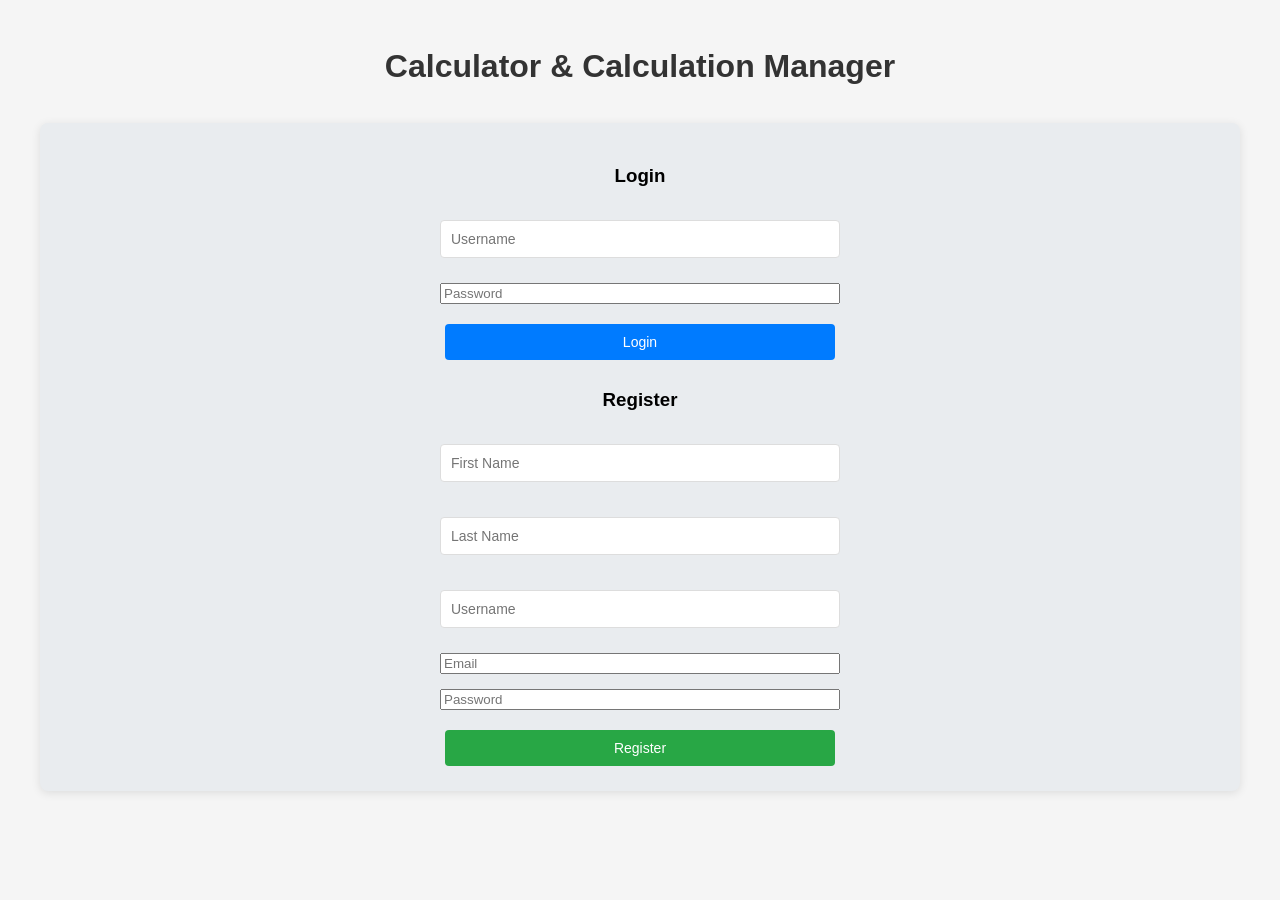
<file: projects/backend/templates/index.html>
<!DOCTYPE html>
<html lang="en">
<head>
    <meta charset="UTF-8">
    <meta name="viewport" content="width=device-width, initial-scale=1.0">
    <title>Calculator & Calculation Manager</title>
    
    <style>
        body {
            font-family: 'Segoe UI', Tahoma, Geneva, Verdana, sans-serif;
            margin: 0;
            padding: 20px;
            background-color: #f5f5f5;
            line-height: 1.6;
        }
        
        .container {
            max-width: 1200px;
            margin: 0 auto;
        }
        
        .section {
            background-color: white;
            padding: 20px;
            border-radius: 8px;
            box-shadow: 0 2px 10px rgba(0, 0, 0, 0.1);
            margin-bottom: 20px;
        }
        
        .grid {
            display: grid;
            grid-template-columns: 1fr 1fr;
            gap: 20px;
        }
        
        h1 {
            text-align: center;
            color: #333;
            margin-bottom: 30px;
        }
        
        h2 {
            color: #444;
            border-bottom: 2px solid #007bff;
            padding-bottom: 10px;
            margin-bottom: 20px;
        }
        
        input[type="number"], input[type="text"], select {
            width: 100%;
            padding: 10px;
            margin: 10px 0;
            border: 1px solid #ddd;
            border-radius: 4px;
            font-size: 14px;
            box-sizing: border-box;
        }
        
        button {
            padding: 10px 15px;
            margin: 5px;
            border: none;
            border-radius: 4px;
            font-size: 14px;
            cursor: pointer;
            transition: background-color 0.3s ease;
        }
        
        .btn-primary {
            background-color: #007bff;
            color: white;
        }
        
        .btn-primary:hover {
            background-color: #0056b3;
        }
        
        .btn-success {
            background-color: #28a745;
            color: white;
        }
        
        .btn-success:hover {
            background-color: #218838;
        }
        
        .btn-danger {
            background-color: #dc3545;
            color: white;
        }
        
        .btn-danger:hover {
            background-color: #c82333;
        }
        
        .btn-warning {
            background-color: #ffc107;
            color: #212529;
        }
        
        .btn-warning:hover {
            background-color: #e0a800;
        }
        
        .btn-info {
            background-color: #17a2b8;
            color: white;
        }
        
        .btn-info:hover {
            background-color: #138496;
        }
        
        #result, #calculations-result {
            margin-top: 10px;
            padding: 10px;
            background-color: #f8f9fa;
            border-radius: 4px;
            border: 1px solid #dee2e6;
            min-height: 20px;
        }
        
        .calculation-item {
            background-color: #f8f9fa;
            border: 1px solid #dee2e6;
            border-radius: 4px;
            padding: 15px;
            margin: 10px 0;
            display: flex;
            justify-content: space-between;
            align-items: center;
        }
        
        .calculation-info {
            flex-grow: 1;
        }
        
        .calculation-actions {
            display: flex;
            gap: 5px;
        }
        
        .form-group {
            margin-bottom: 15px;
        }
        
        label {
            display: block;
            margin-bottom: 5px;
            font-weight: 500;
            color: #555;
        }
        
        .error {
            color: #dc3545;
        }
        
        .success {
            color: #28a745;
        }
        
        .hidden {
            display: none;
        }
        
        #auth-section {
            text-align: center;
            padding: 20px;
            background-color: #e9ecef;
            border-radius: 8px;
            margin-bottom: 20px;
        }
        
        #user-info {
            background-color: #d4edda;
            color: #155724;
            padding: 10px;
            border-radius: 4px;
            margin-bottom: 15px;
        }
        
        #login-form, #register-form {
            max-width: 400px;
            margin: 0 auto;
        }
        
        .form-container {
            display: grid;
            gap: 15px;
        }
        
        @media (max-width: 768px) {
            .grid {
                grid-template-columns: 1fr;
            }
            
            .container {
                padding: 10px;
            }
        }
    </style>
</head>
<body>
    <div class="container">
        <h1>Calculator & Calculation Manager</h1>
        
        <!-- Authentication Section -->
        <div id="auth-section" class="section">
            <div id="user-info" class="hidden">
                <span id="welcome-message"></span>
                <button onclick="logout()" class="btn-danger">Logout</button>
            </div>
            
            <div id="login-register-forms">
                <div id="login-form">
                    <h3>Login</h3>
                    <div class="form-container">
                        <input type="text" id="login-username" placeholder="Username" required>
                        <input type="password" id="login-password" placeholder="Password" required>
                        <button onclick="login()" class="btn-primary">Login</button>
                    </div>
                </div>
                
                <div id="register-form" style="margin-top: 20px;">
                    <h3>Register</h3>
                    <div class="form-container">
                        <input type="text" id="register-first-name" placeholder="First Name" required>
                        <input type="text" id="register-last-name" placeholder="Last Name" required>
                        <input type="text" id="register-username" placeholder="Username" required>
                        <input type="email" id="register-email" placeholder="Email" required>
                        <input type="password" id="register-password" placeholder="Password" required>
                        <button onclick="register()" class="btn-success">Register</button>
                    </div>
                </div>
            </div>
        </div>

        <!-- Calculator and Calculation Management Grid -->
        <div id="main-content" class="hidden">
            <div class="grid">
                <!-- Basic Calculator Section -->
                <div class="section">
                    <h2>Basic Calculator</h2>
                    <div class="form-group">
                        <label for="a">First Number:</label>
                        <input type="number" id="a" placeholder="Enter first number" step="any">
                    </div>
                    
                    <div class="form-group">
                        <label for="b">Second Number:</label>
                        <input type="number" id="b" placeholder="Enter second number" step="any">
                    </div>
                    
                    <div class="form-group">
                        <button onclick="calculate('add')" class="btn-primary">Add</button>
                        <button onclick="calculate('subtract')" class="btn-primary">Subtract</button>
                        <button onclick="calculate('multiply')" class="btn-primary">Multiply</button>
                        <button onclick="calculate('divide')" class="btn-primary">Divide</button>
                    </div>
                    
                    <div id="result"></div>
                </div>

                <!-- Add New Calculation Section -->
                <div class="section">
                    <h2>Add New Calculation</h2>
                    <div class="form-group">
                        <label for="calc-a">First Number:</label>
                        <input type="number" id="calc-a" placeholder="Enter first number" step="any">
                    </div>
                    
                    <div class="form-group">
                        <label for="calc-b">Second Number:</label>
                        <input type="number" id="calc-b" placeholder="Enter second number" step="any">
                    </div>
                    
                    <div class="form-group">
                        <label for="calc-type">Operation:</label>
                        <select id="calc-type">
                            <option value="Add">Addition</option>
                            <option value="Sub">Subtraction</option>
                            <option value="Multiply">Multiplication</option>
                            <option value="Divide">Division</option>
                        </select>
                    </div>
                    
                    <button onclick="addCalculation()" class="btn-success">Add Calculation</button>
                </div>
            </div>

            <!-- Calculation Management Section -->
            <div class="section">
                <h2>Your Calculations</h2>
                <div style="margin-bottom: 15px;">
                    <button onclick="loadCalculations()" class="btn-info">Refresh Calculations</button>
                    <input type="number" id="search-id" placeholder="Enter calculation ID" style="width: 200px; display: inline-block;">
                    <button onclick="searchCalculation()" class="btn-info">Search by ID</button>
                </div>
                
                <div id="calculations-result"></div>
                <div id="calculations-list"></div>
            </div>

            <!-- Edit Calculation Modal (simplified as inline form) -->
            <div id="edit-section" class="section hidden">
                <h2>Edit Calculation</h2>
                <input type="hidden" id="edit-calc-id">
                
                <div class="form-group">
                    <label for="edit-calc-a">First Number:</label>
                    <input type="number" id="edit-calc-a" step="any">
                </div>
                
                <div class="form-group">
                    <label for="edit-calc-b">Second Number:</label>
                    <input type="number" id="edit-calc-b" step="any">
                </div>
                
                <div class="form-group">
                    <label for="edit-calc-type">Operation:</label>
                    <select id="edit-calc-type">
                        <option value="Add">Addition</option>
                        <option value="Sub">Subtraction</option>
                        <option value="Multiply">Multiplication</option>
                        <option value="Divide">Division</option>
                    </select>
                </div>
                
                <button onclick="updateCalculation()" class="btn-warning">Update</button>
                <button onclick="cancelEdit()" class="btn-danger">Cancel</button>
            </div>
        </div>
    </div>

    <script>
        let authToken = localStorage.getItem('authToken');
        let currentUser = null;

        // Initialize the page
        document.addEventListener('DOMContentLoaded', function() {
            if (authToken) {
                checkAuthStatus();
            }
        });

        // Authentication functions
        async function login() {
            const username = document.getElementById('login-username').value;
            const password = document.getElementById('login-password').value;
            
            if (!username || !password) {
                alert('Please enter both username and password');
                return;
            }

            try {
                const response = await fetch('/users/login', {
                    method: 'POST',
                    headers: { 'Content-Type': 'application/json' },
                    body: JSON.stringify({ username, password })
                });

                const data = await response.json();
                
                if (response.ok) {
                    authToken = data.access_token;
                    localStorage.setItem('authToken', authToken);
                    showMainContent();
                    loadCalculations();
                } else {
                    alert('Login failed: ' + data.error);
                }
            } catch (error) {
                alert('Login error: ' + error.message);
            }
        }

        async function register() {
            const firstName = document.getElementById('register-first-name').value;
            const lastName = document.getElementById('register-last-name').value;
            const username = document.getElementById('register-username').value;
            const email = document.getElementById('register-email').value;
            const password = document.getElementById('register-password').value;
            
            if (!firstName || !lastName || !username || !email || !password) {
                alert('Please fill in all fields');
                return;
            }

            try {
                const response = await fetch('/users/register', {
                    method: 'POST',
                    headers: { 'Content-Type': 'application/json' },
                    body: JSON.stringify({ 
                        first_name: firstName, 
                        last_name: lastName, 
                        username, 
                        email, 
                        password 
                    })
                });

                const data = await response.json();
                
                if (response.ok) {
                    alert('Registration successful! Please login.');
                    // Clear registration form
                    document.getElementById('register-first-name').value = '';
                    document.getElementById('register-last-name').value = '';
                    document.getElementById('register-username').value = '';
                    document.getElementById('register-email').value = '';
                    document.getElementById('register-password').value = '';
                } else {
                    alert('Registration failed: ' + data.error);
                }
            } catch (error) {
                alert('Registration error: ' + error.message);
            }
        }

        async function checkAuthStatus() {
            try {
                const response = await fetch('/users/me', {
                    headers: { 'Authorization': 'Bearer ' + authToken }
                });

                if (response.ok) {
                    const userData = await response.json();
                    currentUser = userData;
                    showMainContent();
                    loadCalculations();
                } else {
                    logout();
                }
            } catch (error) {
                logout();
            }
        }

        function logout() {
            authToken = null;
            currentUser = null;
            localStorage.removeItem('authToken');
            showAuthSection();
        }

        function showMainContent() {
            document.getElementById('auth-section').classList.add('hidden');
            document.getElementById('main-content').classList.remove('hidden');
            if (currentUser) {
                document.getElementById('user-info').classList.remove('hidden');
                document.getElementById('welcome-message').textContent = `Welcome, ${currentUser.username}!`;
            }
        }

        function showAuthSection() {
            document.getElementById('auth-section').classList.remove('hidden');
            document.getElementById('main-content').classList.add('hidden');
            document.getElementById('user-info').classList.add('hidden');
        }

        // Basic calculator functions
        async function calculate(operation) {
            const a = parseFloat(document.getElementById('a').value);
            const b = parseFloat(document.getElementById('b').value);
            const resultElement = document.getElementById('result');

            if (isNaN(a) || isNaN(b)) {
                resultElement.innerHTML = '<span class="error">Please enter valid numbers</span>';
                return;
            }

            try {
                const response = await fetch('/' + operation, {
                    method: 'POST',
                    headers: { 'Content-Type': 'application/json' },
                    body: JSON.stringify({ a: a, b: b })
                });
                
                const data = await response.json();
                
                if (response.ok) {
                    resultElement.innerHTML = `<span class="success">Result: ${data.result}</span>`;
                } else {
                    resultElement.innerHTML = `<span class="error">Error: ${data.error}</span>`;
                }
            } catch (error) {
                resultElement.innerHTML = `<span class="error">Error: ${error.message}</span>`;
            }
        }

        // Calculation BREAD operations
        async function addCalculation() {
            const a = parseFloat(document.getElementById('calc-a').value);
            const b = parseFloat(document.getElementById('calc-b').value);
            const type = document.getElementById('calc-type').value;
            
            if (isNaN(a) || isNaN(b)) {
                alert('Please enter valid numbers');
                return;
            }

            try {
                const response = await fetch('/calculations', {
                    method: 'POST',
                    headers: {
                        'Content-Type': 'application/json',
                        'Authorization': 'Bearer ' + authToken
                    },
                    body: JSON.stringify({ a, b, type })
                });

                const data = await response.json();
                
                if (response.ok) {
                    alert('Calculation added successfully!');
                    // Clear form
                    document.getElementById('calc-a').value = '';
                    document.getElementById('calc-b').value = '';
                    document.getElementById('calc-type').value = 'Add';
                    loadCalculations();
                } else {
                    alert('Error adding calculation: ' + data.error);
                }
            } catch (error) {
                alert('Error: ' + error.message);
            }
        }

        async function loadCalculations() {
            try {
                const response = await fetch('/calculations', {
                    headers: { 'Authorization': 'Bearer ' + authToken }
                });

                const data = await response.json();
                
                if (response.ok) {
                    displayCalculations(data);
                } else {
                    document.getElementById('calculations-result').innerHTML = 
                        `<span class="error">Error loading calculations: ${data.error}</span>`;
                }
            } catch (error) {
                document.getElementById('calculations-result').innerHTML = 
                    `<span class="error">Error: ${error.message}</span>`;
            }
        }

        async function searchCalculation() {
            const id = document.getElementById('search-id').value;
            
            if (!id) {
                alert('Please enter a calculation ID');
                return;
            }

            try {
                const response = await fetch(`/calculations/${id}`, {
                    headers: { 'Authorization': 'Bearer ' + authToken }
                });

                const data = await response.json();
                
                if (response.ok) {
                    displayCalculations([data]);
                } else {
                    document.getElementById('calculations-result').innerHTML = 
                        `<span class="error">Error: ${data.error}</span>`;
                }
            } catch (error) {
                document.getElementById('calculations-result').innerHTML = 
                    `<span class="error">Error: ${error.message}</span>`;
            }
        }

        function displayCalculations(calculations) {
            const listElement = document.getElementById('calculations-list');
            
            if (calculations.length === 0) {
                listElement.innerHTML = '<p>No calculations found.</p>';
                return;
            }

            let html = '';
            calculations.forEach(calc => {
                html += `
                    <div class="calculation-item">
                        <div class="calculation-info">
                            <strong>ID:</strong> ${calc.id}<br>
                            <strong>Expression:</strong> ${calc.a} ${getOperatorSymbol(calc.type)} ${calc.b} = ${calc.result}
                        </div>
                        <div class="calculation-actions">
                            <button onclick="editCalculation(${calc.id})" class="btn-warning">Edit</button>
                            <button onclick="deleteCalculation(${calc.id})" class="btn-danger">Delete</button>
                        </div>
                    </div>
                `;
            });
            
            listElement.innerHTML = html;
            document.getElementById('calculations-result').innerHTML = 
                `<span class="success">Found ${calculations.length} calculation(s)</span>`;
        }

        function getOperatorSymbol(type) {
            switch(type) {
                case 'Add': return '+';
                case 'Sub': return '-';
                case 'Multiply': return '×';
                case 'Divide': return '÷';
                default: return type;
            }
        }

        async function editCalculation(id) {
            try {
                const response = await fetch(`/calculations/${id}`, {
                    headers: { 'Authorization': 'Bearer ' + authToken }
                });

                const data = await response.json();
                
                if (response.ok) {
                    document.getElementById('edit-calc-id').value = data.id;
                    document.getElementById('edit-calc-a').value = data.a;
                    document.getElementById('edit-calc-b').value = data.b;
                    document.getElementById('edit-calc-type').value = data.type;
                    document.getElementById('edit-section').classList.remove('hidden');
                } else {
                    alert('Error loading calculation: ' + data.error);
                }
            } catch (error) {
                alert('Error: ' + error.message);
            }
        }

        async function updateCalculation() {
            const id = document.getElementById('edit-calc-id').value;
            const a = parseFloat(document.getElementById('edit-calc-a').value);
            const b = parseFloat(document.getElementById('edit-calc-b').value);
            const type = document.getElementById('edit-calc-type').value;
            
            if (isNaN(a) || isNaN(b)) {
                alert('Please enter valid numbers');
                return;
            }

            try {
                const response = await fetch(`/calculations/${id}`, {
                    method: 'PUT',
                    headers: {
                        'Content-Type': 'application/json',
                        'Authorization': 'Bearer ' + authToken
                    },
                    body: JSON.stringify({ a, b, type })
                });

                const data = await response.json();
                
                if (response.ok) {
                    alert('Calculation updated successfully!');
                    cancelEdit();
                    loadCalculations();
                } else {
                    alert('Error updating calculation: ' + data.error);
                }
            } catch (error) {
                alert('Error: ' + error.message);
            }
        }

        async function deleteCalculation(id) {
            if (!confirm('Are you sure you want to delete this calculation?')) {
                return;
            }

            try {
                const response = await fetch(`/calculations/${id}`, {
                    method: 'DELETE',
                    headers: { 'Authorization': 'Bearer ' + authToken }
                });
                
                if (response.ok) {
                    alert('Calculation deleted successfully!');
                    loadCalculations();
                } else {
                    const data = await response.json();
                    alert('Error deleting calculation: ' + data.error);
                }
            } catch (error) {
                alert('Error: ' + error.message);
            }
        }

        function cancelEdit() {
            document.getElementById('edit-section').classList.add('hidden');
        }
    </script>
</body>
</html>
</file>
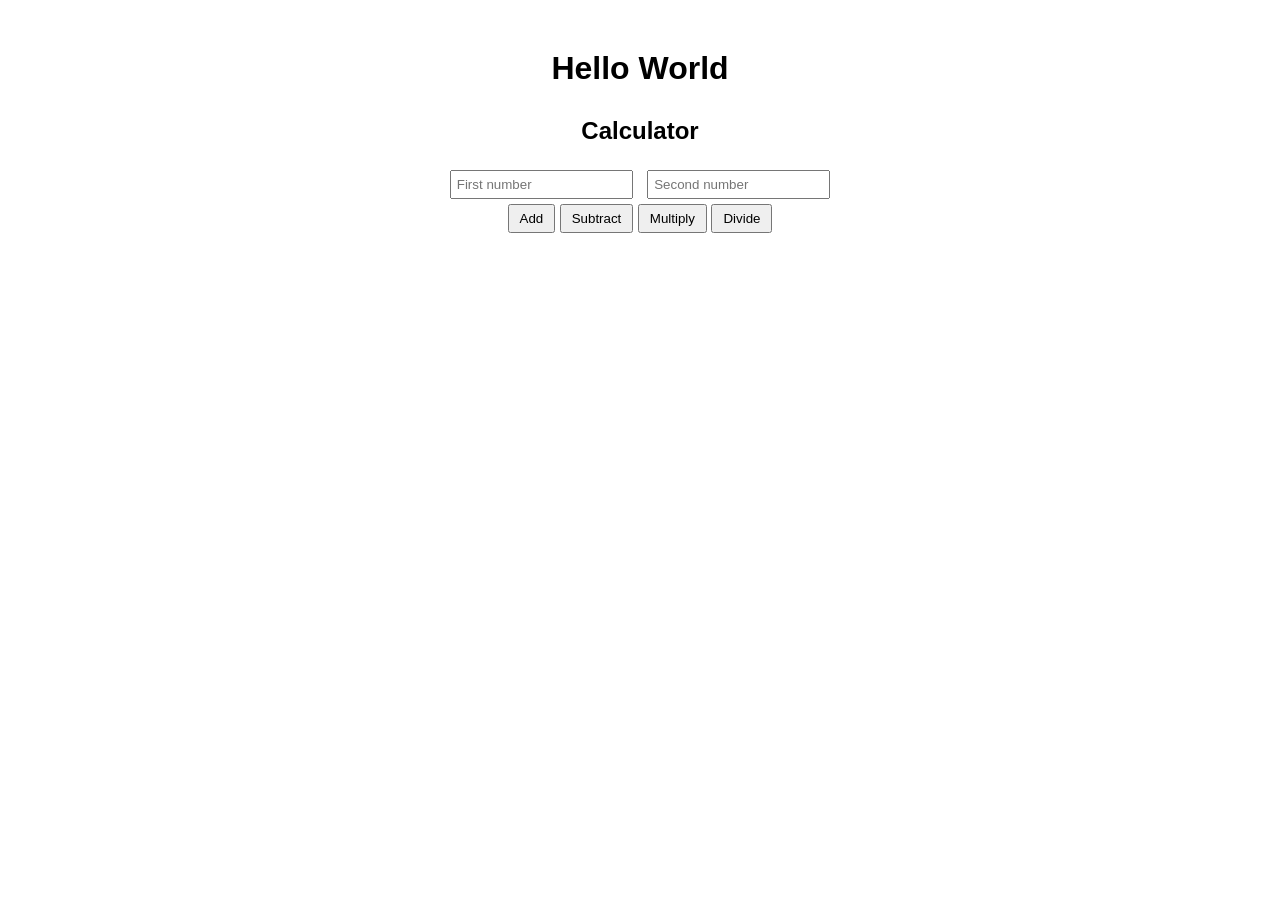
<file: projects/backend/templates/index_original.html>
<!DOCTYPE html>
<html lang="en">
<head>
    <meta charset="UTF-8">
    <meta name="viewport" content="width=device-width, initial-scale=1.0">
    <title>Calculator & Calculation Manager</title>
    
    <style>
        /*
            <style> Section: CSS Styles
            
            The <style> element allows you to embed CSS (Cascading Style Sheets) directly within
            the HTML document. CSS is used to style and layout web pages, controlling aspects
            like colors, fonts, spacing, and positioning.
        */
        
        body {
            /* 
                Styles for the <body> Element
                
                - font-family: Sets the font for the entire page to Arial, sans-serif.
                - text-align: Centers the text horizontally.
                - margin-top: Adds a 50-pixel margin at the top of the page for spacing.
            */
            font-family: Arial, sans-serif;
            text-align: center;
            margin-top: 50px;
        }
        
        .calculator {
            /* 
                Styles for Elements with the "calculator" Class
                
                - margin-top: Adds a 30-pixel margin above the calculator section to separate it
                  from other content.
            */
            margin-top: 30px;
        }
        
        input {
            /* 
                Styles for <input> Elements
                
                - margin: Adds a 5-pixel margin around input fields for spacing.
                - padding: Adds a 5-pixel padding inside input fields for better readability.
            */
            margin: 5px;
            padding: 5px;
        }
        
        button {
            /* 
                Styles for <button> Elements
                
                - padding: Adds 5 pixels of vertical padding and 10 pixels of horizontal padding
                  inside buttons to make them larger and more clickable.
            */
            padding: 5px 10px;
        }
        
        .result {
            /* 
                Styles for Elements with the "result" Class
                
                - margin-top: Adds a 10-pixel margin above the result display area.
                - font-weight: Makes the text bold to emphasize the result.
            */
            margin-top: 10px;
            font-weight: bold;
        }
    </style>
</head>
<body>
    <!--
        <body> Section
        
        The <body> element contains all the contents of an HTML document, such as text, images,
        links, buttons, and other media. Everything within the <body> tag is rendered on the
        web page and visible to users.
    -->
    
    <h1>Hello World</h1>
    <!--
        <h1> Tag: Heading
        
        The <h1> element represents the most important heading on the page. It is typically used
        for the main title or headline. Search engines give significant weight to <h1> tags for SEO.
    -->
    
    <div class="calculator">
        <!--
            <div> Element with "calculator" Class
            
            The <div> element is a generic container used to group other elements. The class="calculator"
            attribute assigns the "calculator" class to this <div>, allowing it to be styled using CSS.
            This section contains the calculator interface, including input fields and buttons.
        -->
        
        <h2>Calculator</h2>
        <!--
            <h2> Tag: Subheading
            
            The <h2> element represents a secondary heading, subordinate to <h1>. It introduces the
            calculator section of the page.
        -->
        
        <input type="number" id="a" placeholder="First number">
        <!--
            <input> Element: First Number Input
            
            - type="number": Specifies that the input should accept numeric values.
            - id="a": Assigns a unique identifier "a" to this input, allowing it to be accessed via JavaScript.
            - placeholder="First number": Displays the text "First number" inside the input field as a hint to the user.
        -->
        
        <input type="number" id="b" placeholder="Second number"><br>
        <!--
            <input> Element: Second Number Input
            
            - type="number": Specifies that the input should accept numeric values.
            - id="b": Assigns a unique identifier "b" to this input, allowing it to be accessed via JavaScript.
            - placeholder="Second number": Displays the text "Second number" inside the input field as a hint to the user.
            
            <br> Tag: Line Break
            
            Inserts a line break after the second input field, moving subsequent elements to the next line.
        -->
        
        <button onclick="calculate('add')">Add</button>
        <!--
            <button> Element: Add Button
            
            - onclick="calculate('add')": Sets up an event handler that calls the JavaScript function "calculate"
              with the argument 'add' when the button is clicked.
            - "Add": The text displayed on the button.
        -->
        
        <button onclick="calculate('subtract')">Subtract</button>
        <!--
            <button> Element: Subtract Button
            
            - onclick="calculate('subtract')": Sets up an event handler that calls the JavaScript function "calculate"
              with the argument 'subtract' when the button is clicked.
            - "Subtract": The text displayed on the button.
        -->
        
        <button onclick="calculate('multiply')">Multiply</button>
        <!--
            <button> Element: Multiply Button
            
            - onclick="calculate('multiply')": Sets up an event handler that calls the JavaScript function "calculate"
              with the argument 'multiply' when the button is clicked.
            - "Multiply": The text displayed on the button.
        -->
        
        <button onclick="calculate('divide')">Divide</button>
        <!--
            <button> Element: Divide Button
            
            - onclick="calculate('divide')": Sets up an event handler that calls the JavaScript function "calculate"
              with the argument 'divide' when the button is clicked.
            - "Divide": The text displayed on the button.
        -->
        
        <div class="result" id="result"></div>
        <!--
            <div> Element: Result Display
            
            - class="result": Assigns the "result" class to this <div>, allowing it to be styled using CSS.
            - id="result": Assigns a unique identifier "result" to this <div>, enabling it to be accessed and manipulated via JavaScript.
            
            This <div> is used to display the result of the arithmetic operation or any error messages.
        -->
    </div>
    
    <script>
        /*
            <script> Section: JavaScript
            
            The <script> element allows you to embed JavaScript code directly within the HTML document.
            JavaScript is a programming language that enables interactive and dynamic content on web pages.
            In this example, JavaScript is used to handle calculator operations by sending requests to the server
            and updating the page based on the server's response.
        */
        
        async function calculate(operation) {
            /*
                Function: calculate
                
                The 'calculate' function performs an arithmetic operation by sending a POST request
                to the corresponding API endpoint. It retrieves the input values, sends them to the server,
                and updates the result display based on the server's response.
                
                Parameters:
                - operation (string): The arithmetic operation to perform ('add', 'subtract', 'multiply', 'divide').
                
                Steps:
                1. Retrieve the values from the input fields with IDs 'a' and 'b'.
                2. Parse the retrieved values to floating-point numbers.
                3. Send a POST request to the server at the endpoint corresponding to the operation.
                4. Await the server's response and parse it as JSON.
                5. Log the response status and data to the console for debugging purposes.
                6. If the response is successful (status code 200), display the result.
                7. If the response indicates an error, display the error message.
                8. Handle any network or unexpected errors by displaying an error message.
            */
            
            // Retrieve the value of the first input field (ID: 'a') and parse it as a float
            const a = parseFloat(document.getElementById('a').value);
            
            // Retrieve the value of the second input field (ID: 'b') and parse it as a float
            const b = parseFloat(document.getElementById('b').value);
            
            // Get the <div> element where the result or error message will be displayed
            const resultElement = document.getElementById('result');
    
            try {
                /*
                    Sending the POST Request
                    
                    - fetch('/' + operation, {...}): Sends a POST request to the server at the path corresponding
                      to the operation (e.g., '/add', '/subtract').
                      
                    - method: 'POST': Specifies the HTTP method as POST, indicating that data is being sent to the server.
                    
                    - headers: { 'Content-Type': 'application/json' }: Sets the 'Content-Type' header to 'application/json',
                      informing the server that the request body contains JSON data.
                      
                    - body: JSON.stringify({ a: a, b: b }): Converts the JavaScript object { a: a, b: b } into a JSON string
                      to be sent in the request body.
                */
                const response = await fetch('/' + operation, {
                    method: 'POST',
                    headers: { 'Content-Type': 'application/json' },
                    body: JSON.stringify({ a: a, b: b })
                });
                
                // Await and parse the response as JSON
                const data = await response.json();
                
                // Log the response status and data to the browser's console for debugging
                console.log('Response Status:', response.status);
                console.log('Response Data:', data);
                
                if (response.ok) {
                    /*
                        Successful Response Handling
                    
                        - response.ok: A boolean indicating whether the HTTP status code is in the range 200-299,
                          which means the request was successful.
                          
                        - resultElement.innerText: Updates the text inside the result <div> to display the result.
                    */
                    resultElement.innerText = 'Result: ' + data.result;
                } else {
                    /*
                        Error Response Handling
                    
                        - If the response is not successful, it is expected to contain an 'error' field with
                          a descriptive message.
                          
                        - resultElement.innerText: Updates the text inside the result <div> to display the error message.
                    */
                    resultElement.innerText = 'Error: ' + data.error;
                }
            } catch (error) {
                /*
                    Catch Block: Handling Network or Unexpected Errors
                
                    - Any errors that occur during the fetch operation (e.g., network issues) are caught here.
                    
                    - console.error: Logs the error to the browser's console for debugging.
                    
                    - resultElement.innerText: Updates the text inside the result <div> to display the error message.
                */
                console.error('Fetch error:', error);
                resultElement.innerText = 'Error: ' + error.message;
            }
        }
    </script>
</body>
</html>
</file>
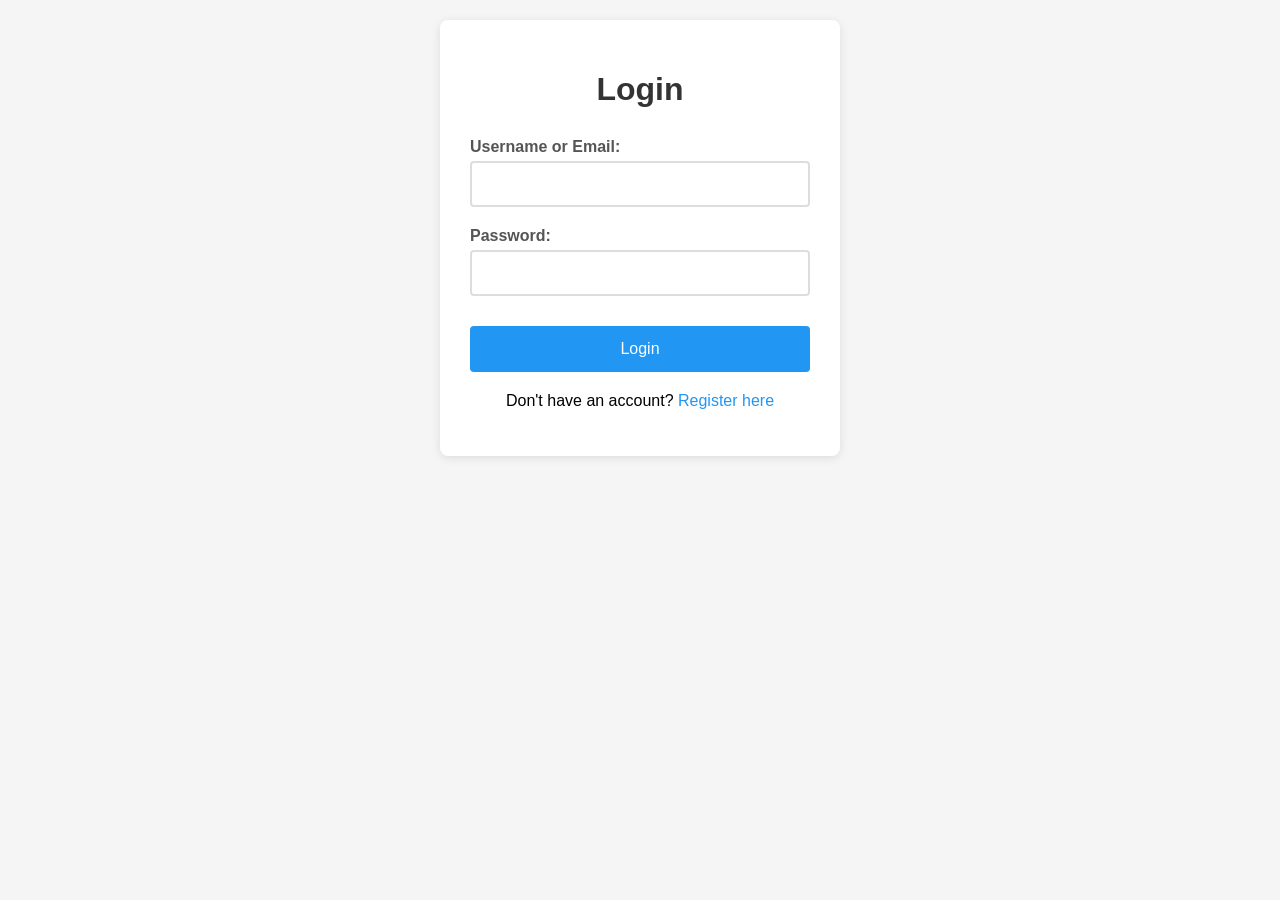
<file: projects/backend/templates/login.html>
<!DOCTYPE html>
<html lang="en">
<head>
    <meta charset="UTF-8">
    <meta name="viewport" content="width=device-width, initial-scale=1.0">
    <title>User Login - Calculator</title>
    <style>
        body {
            font-family: Arial, sans-serif;
            max-width: 400px;
            margin: 0 auto;
            padding: 20px;
            background-color: #f5f5f5;
        }
        
        .container {
            background-color: white;
            padding: 30px;
            border-radius: 8px;
            box-shadow: 0 2px 10px rgba(0, 0, 0, 0.1);
        }
        
        h1 {
            text-align: center;
            color: #333;
            margin-bottom: 30px;
        }
        
        .form-group {
            margin-bottom: 20px;
        }
        
        label {
            display: block;
            margin-bottom: 5px;
            font-weight: bold;
            color: #555;
        }
        
        input[type="text"], 
        input[type="email"], 
        input[type="password"] {
            width: 100%;
            padding: 12px;
            border: 2px solid #ddd;
            border-radius: 4px;
            box-sizing: border-box;
            font-size: 16px;
        }
        
        input:focus {
            outline: none;
            border-color: #2196F3;
        }
        
        .error {
            color: #d32f2f;
            font-size: 14px;
            margin-top: 5px;
            display: none;
        }
        
        .success {
            color: #4CAF50;
            font-size: 14px;
            margin-top: 10px;
            display: none;
        }
        
        button {
            width: 100%;
            background-color: #2196F3;
            color: white;
            padding: 14px;
            border: none;
            border-radius: 4px;
            cursor: pointer;
            font-size: 16px;
            margin-top: 10px;
        }
        
        button:hover {
            background-color: #1976D2;
        }
        
        button:disabled {
            background-color: #cccccc;
            cursor: not-allowed;
        }
        
        .register-link {
            text-align: center;
            margin-top: 20px;
        }
        
        .register-link a {
            color: #2196F3;
            text-decoration: none;
        }
        
        .register-link a:hover {
            text-decoration: underline;
        }
        
        .token-info {
            background-color: #e8f5e8;
            border: 1px solid #4CAF50;
            border-radius: 4px;
            padding: 15px;
            margin-top: 20px;
            display: none;
        }
        
        .token-info h3 {
            margin-top: 0;
            color: #2e7d32;
        }
        
        .token-text {
            font-family: monospace;
            font-size: 12px;
            word-break: break-all;
            background-color: #f5f5f5;
            padding: 10px;
            border-radius: 4px;
            margin-top: 10px;
        }
    </style>
</head>
<body>
    <div class="container">
        <h1>Login</h1>
        <form id="loginForm">
            <div class="form-group">
                <label for="username">Username or Email:</label>
                <input type="text" id="username" name="username" required>
                <div class="error" id="usernameError"></div>
            </div>
            
            <div class="form-group">
                <label for="password">Password:</label>
                <input type="password" id="password" name="password" required>
                <div class="error" id="passwordError"></div>
            </div>
            
            <button type="submit" id="submitBtn">Login</button>
            
            <div class="success" id="successMessage">Login successful!</div>
            <div class="error" id="generalError"></div>
        </form>
        
        <div class="token-info" id="tokenInfo">
            <h3>Login Successful!</h3>
            <p>JWT Token stored successfully.</p>
            <div class="token-text" id="tokenDisplay"></div>
            <p><a href="/">Go to Calculator</a></p>
        </div>
        
        <div class="register-link">
            <p>Don't have an account? <a href="/register">Register here</a></p>
        </div>
    </div>

    <script>
        document.getElementById('loginForm').addEventListener('submit', async function(e) {
            e.preventDefault();
            
            // Clear previous errors and success messages
            clearMessages();
            
            // Get form data
            const formData = {
                username: document.getElementById('username').value,
                password: document.getElementById('password').value
            };
            
            // Client-side validation (minimal)
            if (!validateForm(formData)) {
                return;
            }
            
            // Disable submit button
            const submitBtn = document.getElementById('submitBtn');
            submitBtn.disabled = true;
            submitBtn.textContent = 'Logging in...';
            
            try {
                const response = await fetch('/login/json', {
                    method: 'POST',
                    headers: {
                        'Content-Type': 'application/json',
                    },
                    body: JSON.stringify(formData)
                });
                
                const result = await response.json();
                
                if (response.ok) {
                    // Success - store JWT token
                    localStorage.setItem('jwt_token', result.access_token);
                    localStorage.setItem('user_data', JSON.stringify(result.user));
                    
                    // Display success message and token info
                    document.getElementById('successMessage').style.display = 'block';
                    document.getElementById('tokenInfo').style.display = 'block';
                    document.getElementById('tokenDisplay').textContent = result.access_token;
                    
                    // Hide the login form
                    document.getElementById('loginForm').style.display = 'none';
                    
                    // Optionally redirect to main page after a delay
                    setTimeout(() => {
                        window.location.href = '/';
                    }, 3000);
                } else {
                    // Handle error (401 Unauthorized or other errors)
                    if (response.status === 401) {
                        document.getElementById('generalError').textContent = 'Invalid credentials. Please check your username and password.';
                    } else {
                        document.getElementById('generalError').textContent = result.error || 'Login failed';
                    }
                    document.getElementById('generalError').style.display = 'block';
                }
            } catch (error) {
                document.getElementById('generalError').textContent = 'Network error. Please try again.';
                document.getElementById('generalError').style.display = 'block';
            } finally {
                // Re-enable submit button
                submitBtn.disabled = false;
                submitBtn.textContent = 'Login';
            }
        });
        
        function validateForm(formData) {
            let isValid = true;
            
            // Validate required fields
            if (!formData.username.trim()) {
                showError('usernameError', 'Username or email is required');
                isValid = false;
            }
            
            if (!formData.password.trim()) {
                showError('passwordError', 'Password is required');
                isValid = false;
            }
            
            return isValid;
        }
        
        function showError(elementId, message) {
            const errorElement = document.getElementById(elementId);
            errorElement.textContent = message;
            errorElement.style.display = 'block';
        }
        
        function clearMessages() {
            const errorElements = document.querySelectorAll('.error');
            const successElements = document.querySelectorAll('.success');
            
            errorElements.forEach(el => {
                el.style.display = 'none';
                el.textContent = '';
            });
            
            successElements.forEach(el => {
                el.style.display = 'none';
            });
            
            // Also hide token info
            document.getElementById('tokenInfo').style.display = 'none';
        }
        
        // Check if user is already logged in
        document.addEventListener('DOMContentLoaded', function() {
            const token = localStorage.getItem('jwt_token');
            if (token) {
                // Show that user is already logged in
                document.getElementById('tokenInfo').style.display = 'block';
                document.getElementById('tokenDisplay').textContent = token;
                document.getElementById('loginForm').style.display = 'none';
                
                const tokenInfoElement = document.getElementById('tokenInfo');
                tokenInfoElement.innerHTML = `
                    <h3>Already Logged In!</h3>
                    <p>You are already logged in. <a href="/">Go to Calculator</a></p>
                    <button onclick="logout()" style="background-color: #f44336;">Logout</button>
                `;
            }
        });
        
        function logout() {
            localStorage.removeItem('jwt_token');
            localStorage.removeItem('user_data');
            location.reload();
        }
    </script>
</body>
</html>
</file>
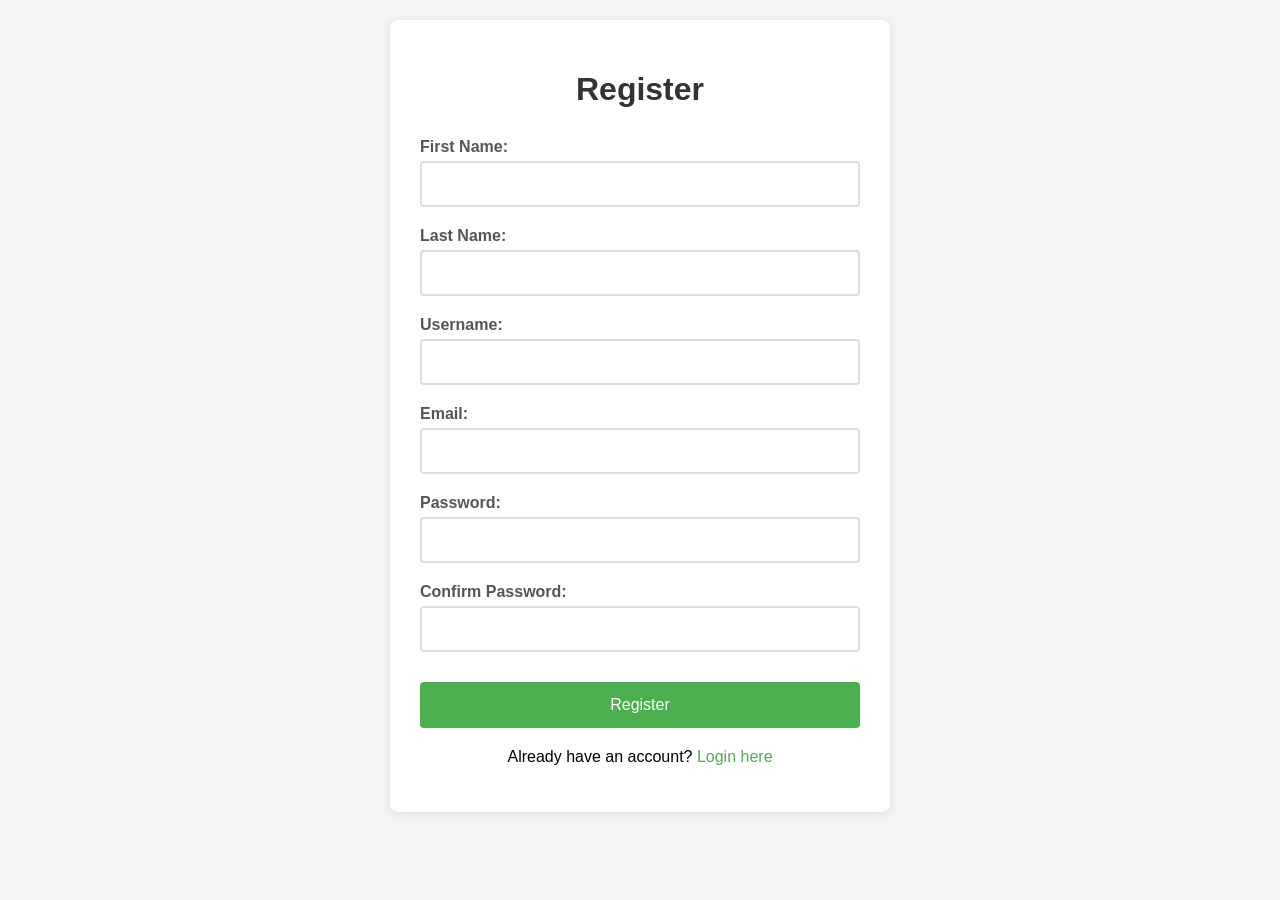
<file: projects/backend/templates/register.html>
<!DOCTYPE html>
<html lang="en">
<head>
    <meta charset="UTF-8">
    <meta name="viewport" content="width=device-width, initial-scale=1.0">
    <title>User Registration - Calculator</title>
    <style>
        body {
            font-family: Arial, sans-serif;
            max-width: 500px;
            margin: 0 auto;
            padding: 20px;
            background-color: #f5f5f5;
        }
        
        .container {
            background-color: white;
            padding: 30px;
            border-radius: 8px;
            box-shadow: 0 2px 10px rgba(0, 0, 0, 0.1);
        }
        
        h1 {
            text-align: center;
            color: #333;
            margin-bottom: 30px;
        }
        
        .form-group {
            margin-bottom: 20px;
        }
        
        label {
            display: block;
            margin-bottom: 5px;
            font-weight: bold;
            color: #555;
        }
        
        input[type="text"], 
        input[type="email"], 
        input[type="password"] {
            width: 100%;
            padding: 12px;
            border: 2px solid #ddd;
            border-radius: 4px;
            box-sizing: border-box;
            font-size: 16px;
        }
        
        input:focus {
            outline: none;
            border-color: #4CAF50;
        }
        
        .error {
            color: #d32f2f;
            font-size: 14px;
            margin-top: 5px;
            display: none;
        }
        
        .success {
            color: #4CAF50;
            font-size: 14px;
            margin-top: 10px;
            display: none;
        }
        
        button {
            width: 100%;
            background-color: #4CAF50;
            color: white;
            padding: 14px;
            border: none;
            border-radius: 4px;
            cursor: pointer;
            font-size: 16px;
            margin-top: 10px;
        }
        
        button:hover {
            background-color: #45a049;
        }
        
        button:disabled {
            background-color: #cccccc;
            cursor: not-allowed;
        }
        
        .login-link {
            text-align: center;
            margin-top: 20px;
        }
        
        .login-link a {
            color: #4CAF50;
            text-decoration: none;
        }
        
        .login-link a:hover {
            text-decoration: underline;
        }
    </style>
</head>
<body>
    <div class="container">
        <h1>Register</h1>
        <form id="registerForm">
            <div class="form-group">
                <label for="firstName">First Name:</label>
                <input type="text" id="firstName" name="firstName" required>
                <div class="error" id="firstNameError"></div>
            </div>
            
            <div class="form-group">
                <label for="lastName">Last Name:</label>
                <input type="text" id="lastName" name="lastName" required>
                <div class="error" id="lastNameError"></div>
            </div>
            
            <div class="form-group">
                <label for="username">Username:</label>
                <input type="text" id="username" name="username" required>
                <div class="error" id="usernameError"></div>
            </div>
            
            <div class="form-group">
                <label for="email">Email:</label>
                <input type="email" id="email" name="email" required>
                <div class="error" id="emailError"></div>
            </div>
            
            <div class="form-group">
                <label for="password">Password:</label>
                <input type="password" id="password" name="password" required>
                <div class="error" id="passwordError"></div>
            </div>
            
            <div class="form-group">
                <label for="confirmPassword">Confirm Password:</label>
                <input type="password" id="confirmPassword" name="confirmPassword" required>
                <div class="error" id="confirmPasswordError"></div>
            </div>
            
            <button type="submit" id="submitBtn">Register</button>
            
            <div class="success" id="successMessage">Registration successful! You can now log in.</div>
            <div class="error" id="generalError"></div>
        </form>
        
        <div class="login-link">
            <p>Already have an account? <a href="/login">Login here</a></p>
        </div>
    </div>

    <script>
        document.getElementById('registerForm').addEventListener('submit', async function(e) {
            e.preventDefault();
            
            // Clear previous errors and success messages
            clearMessages();
            
            // Get form data
            const formData = {
                first_name: document.getElementById('firstName').value,
                last_name: document.getElementById('lastName').value,
                username: document.getElementById('username').value,
                email: document.getElementById('email').value,
                password: document.getElementById('password').value
            };
            
            const confirmPassword = document.getElementById('confirmPassword').value;
            
            // Client-side validation
            if (!validateForm(formData, confirmPassword)) {
                return;
            }
            
            // Disable submit button
            const submitBtn = document.getElementById('submitBtn');
            submitBtn.disabled = true;
            submitBtn.textContent = 'Registering...';
            
            try {
                const response = await fetch('/register', {
                    method: 'POST',
                    headers: {
                        'Content-Type': 'application/json',
                    },
                    body: JSON.stringify(formData)
                });
                
                const result = await response.json();
                
                if (response.ok) {
                    // Success
                    document.getElementById('successMessage').style.display = 'block';
                    document.getElementById('registerForm').reset();
                    
                    // Optionally redirect to login page after a delay
                    setTimeout(() => {
                        window.location.href = '/login';
                    }, 2000);
                } else {
                    // Handle error
                    document.getElementById('generalError').textContent = result.error || 'Registration failed';
                    document.getElementById('generalError').style.display = 'block';
                }
            } catch (error) {
                document.getElementById('generalError').textContent = 'Network error. Please try again.';
                document.getElementById('generalError').style.display = 'block';
            } finally {
                // Re-enable submit button
                submitBtn.disabled = false;
                submitBtn.textContent = 'Register';
            }
        });
        
        function validateForm(formData, confirmPassword) {
            let isValid = true;
            
            // Validate email format
            const emailRegex = /^[^\s@]+@[^\s@]+\.[^\s@]+$/;
            if (!emailRegex.test(formData.email)) {
                showError('emailError', 'Please enter a valid email address');
                isValid = false;
            }
            
            // Validate password length (minimum 6 characters)
            if (formData.password.length < 6) {
                showError('passwordError', 'Password must be at least 6 characters long');
                isValid = false;
            }
            
            // Validate password strength (uppercase, lowercase, digit)
            const passwordRegex = /^(?=.*[a-z])(?=.*[A-Z])(?=.*\d).+$/;
            if (!passwordRegex.test(formData.password)) {
                showError('passwordError', 'Password must contain at least one uppercase letter, one lowercase letter, and one digit');
                isValid = false;
            }
            
            // Validate password confirmation
            if (formData.password !== confirmPassword) {
                showError('confirmPasswordError', 'Passwords do not match');
                isValid = false;
            }
            
            // Validate required fields
            if (!formData.first_name.trim()) {
                showError('firstNameError', 'First name is required');
                isValid = false;
            }
            
            if (!formData.last_name.trim()) {
                showError('lastNameError', 'Last name is required');
                isValid = false;
            }
            
            if (!formData.username.trim()) {
                showError('usernameError', 'Username is required');
                isValid = false;
            } else if (formData.username.length < 3) {
                showError('usernameError', 'Username must be at least 3 characters long');
                isValid = false;
            }
            
            return isValid;
        }
        
        function showError(elementId, message) {
            const errorElement = document.getElementById(elementId);
            errorElement.textContent = message;
            errorElement.style.display = 'block';
        }
        
        function clearMessages() {
            const errorElements = document.querySelectorAll('.error');
            const successElements = document.querySelectorAll('.success');
            
            errorElements.forEach(el => {
                el.style.display = 'none';
                el.textContent = '';
            });
            
            successElements.forEach(el => {
                el.style.display = 'none';
            });
        }
    </script>
</body>
</html>
</file>
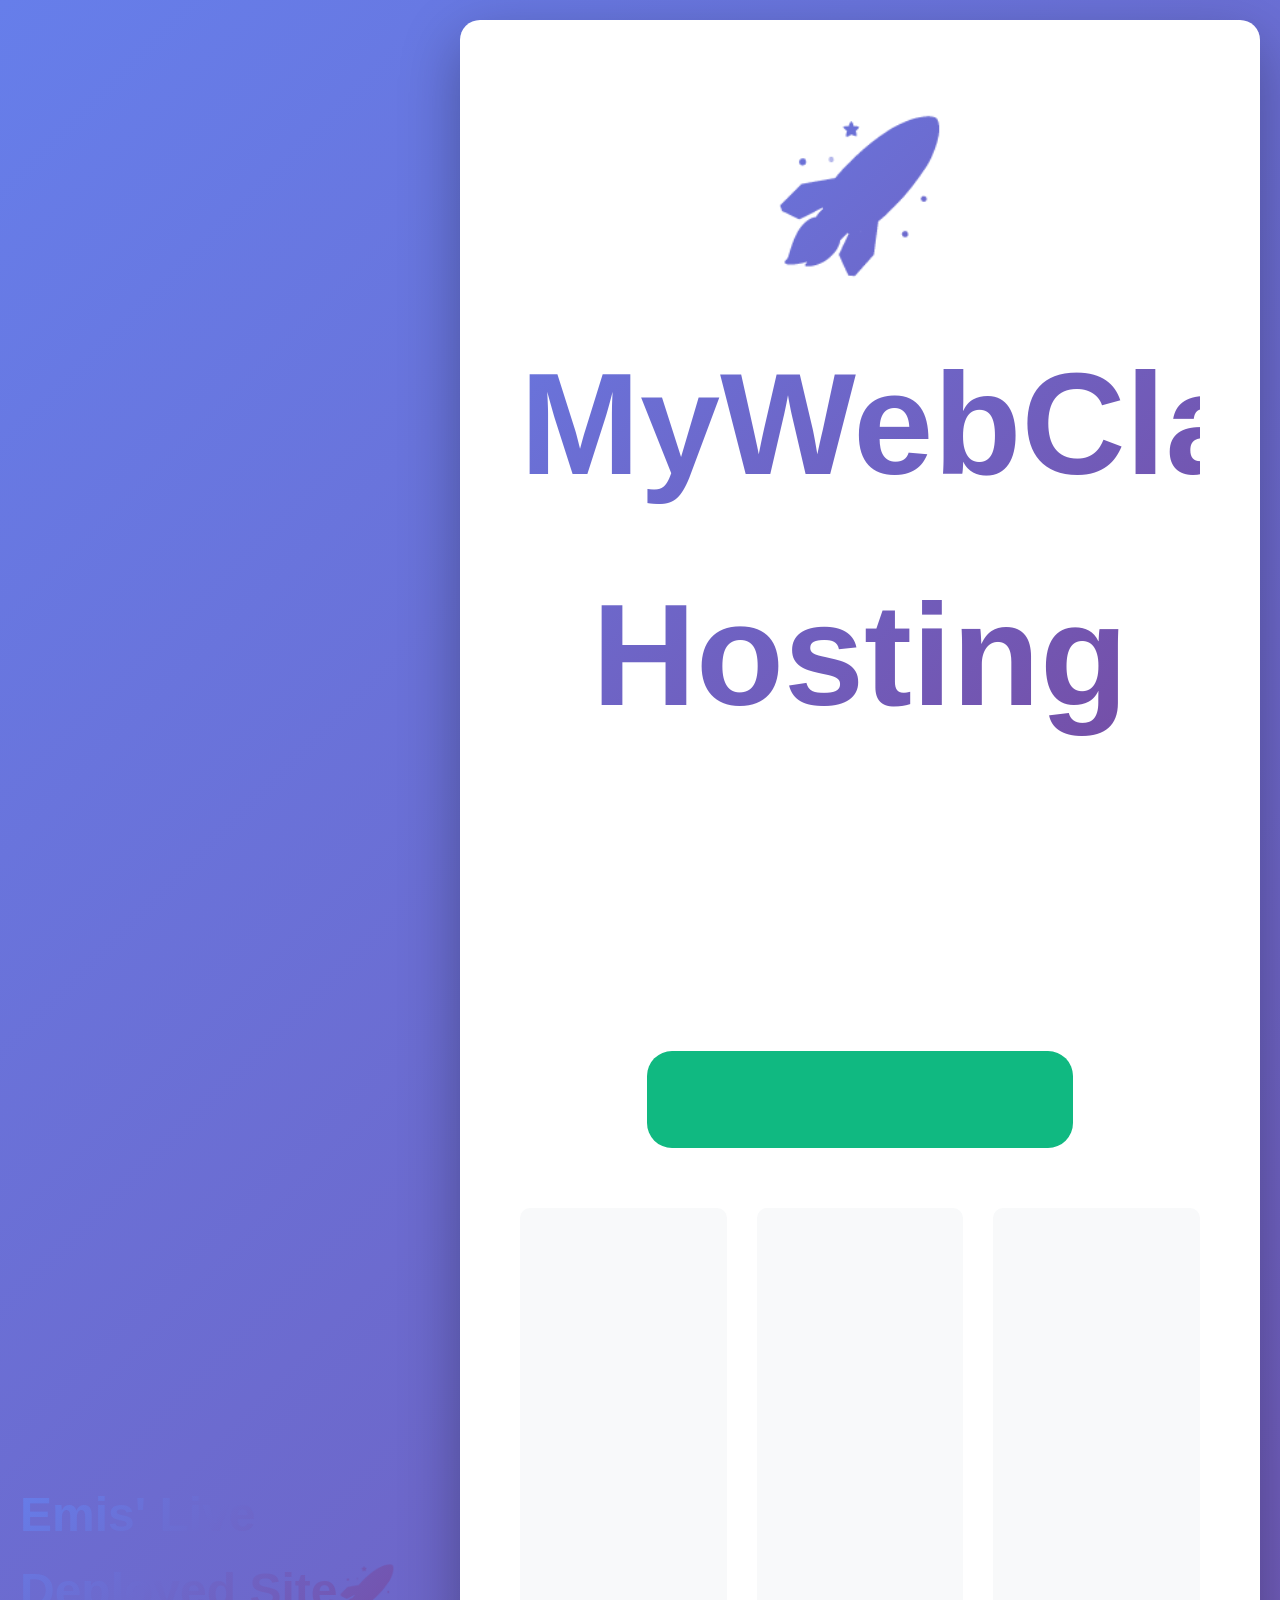
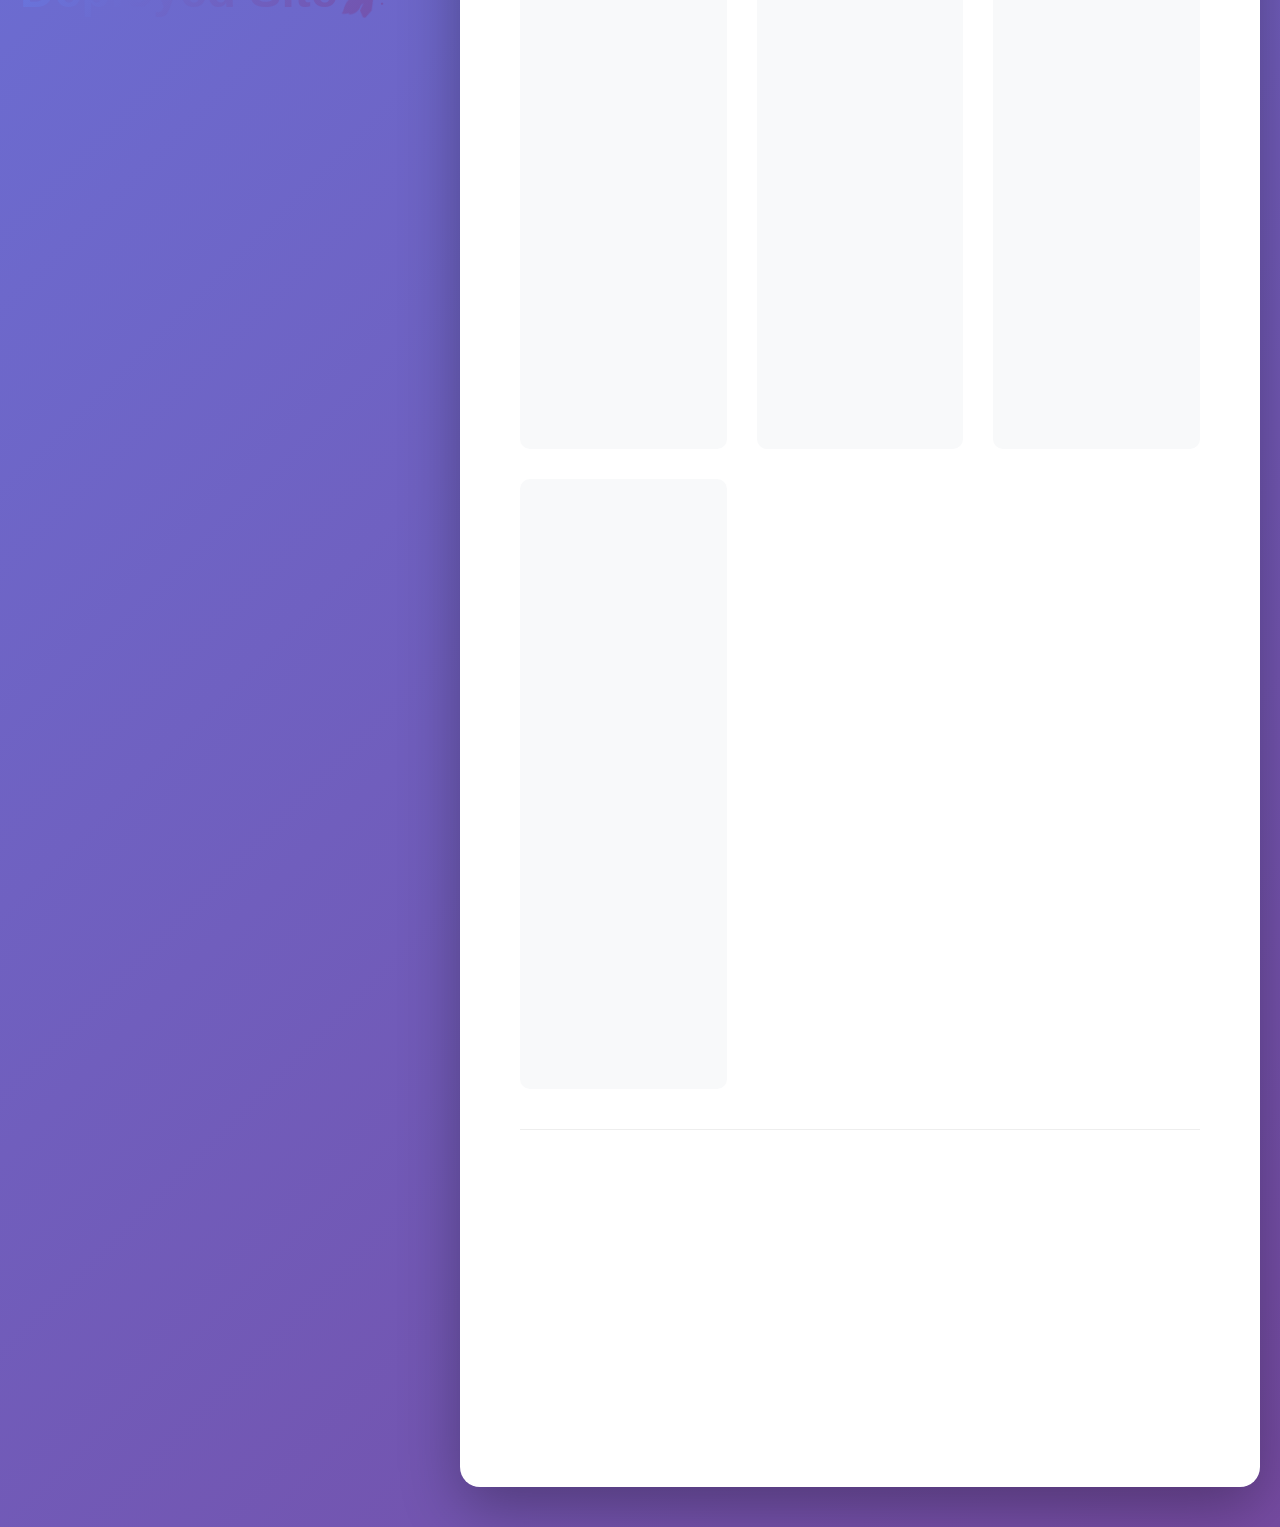
<file: projects/static-site/html/index.backup.html>
<!DOCTYPE html>
<html lang="en">
<head>
    <meta charset="UTF-8">
    <meta name="viewport" content="width=device-width, initial-scale=1.0">
    <title>Emis' Live Deployed Site</title>
    <h1>Emis' Live Deployed Site🚀<h1>
    <style>
        * {
            margin: 0;
            padding: 0;
            box-sizing: border-box;
        }
        
        body {
            font-family: -apple-system, BlinkMacSystemFont, 'Segoe UI', Roboto, Oxygen, Ubuntu, Cantarell, sans-serif;
            line-height: 1.6;
            color: #333;
            background: linear-gradient(135deg, #667eea 0%, #764ba2 100%);
            min-height: 100vh;
            display: flex;
            align-items: center;
            justify-content: center;
            padding: 20px;
        }
        
        .container {
            background: white;
            border-radius: 20px;
            box-shadow: 0 20px 60px rgba(0,0,0,0.3);
            padding: 60px;
            max-width: 800px;
            text-align: center;
        }
        
        h1 {
            font-size: 3em;
            margin-bottom: 20px;
            background: linear-gradient(135deg, #667eea 0%, #764ba2 100%);
            -webkit-background-clip: text;
            -webkit-text-fill-color: transparent;
            background-clip: text;
        }
        
        .subtitle {
            font-size: 1.3em;
            color: #666;
            margin-bottom: 40px;
        }
        
        .features {
            display: grid;
            grid-template-columns: repeat(auto-fit, minmax(200px, 1fr));
            gap: 30px;
            margin: 40px 0;
            text-align: left;
        }
        
        .feature {
            padding: 20px;
            border-radius: 10px;
            background: #f8f9fa;
        }
        
        .feature-icon {
            font-size: 2em;
            margin-bottom: 10px;
        }
        
        .feature h3 {
            color: #667eea;
            margin-bottom: 10px;
        }
        
        .status {
            display: inline-block;
            padding: 10px 20px;
            background: #10b981;
            color: white;
            border-radius: 25px;
            font-weight: bold;
            margin: 20px 0;
        }
        
        .footer {
            margin-top: 40px;
            padding-top: 20px;
            border-top: 1px solid #eee;
            color: #999;
            font-size: 0.9em;
        }
    </style>
</head>
<body>
    <div class="container">
        <h1>🚀 MyWebClass Hosting</h1>
        <p class="subtitle">Production-Ready Hosting Platform</p>
        
        <div class="status">✓ System Online</div>
        
        <div class="features">
            <div class="feature">
                <div class="feature-icon">🔒</div>
                <h3>Secure</h3>
                <p>Automatic HTTPS with Let's Encrypt SSL certificates</p>
            </div>
            
            <div class="feature">
                <div class="feature-icon">⚡</div>
                <h3>Fast</h3>
                <p>Caddy reverse proxy with HTTP/3 support</p>
            </div>
            
            <div class="feature">
                <div class="feature-icon">🐘</div>
                <h3>Database</h3>
                <p>PostgreSQL 16 with pgAdmin management</p>
            </div>
            
            <div class="feature">
                <div class="feature-icon">🔄</div>
                <h3>Automated</h3>
                <p>Watchtower keeps containers updated</p>
            </div>
        </div>
        
        <div class="footer">
            <p>Built with Docker, Caddy, PostgreSQL, and ❤️</p>
            <p>Learn more at <strong>github.com/kaw393939/mywebclass_hosting</strong></p>
        </div>
    </div>
</body>
</html>
</file>
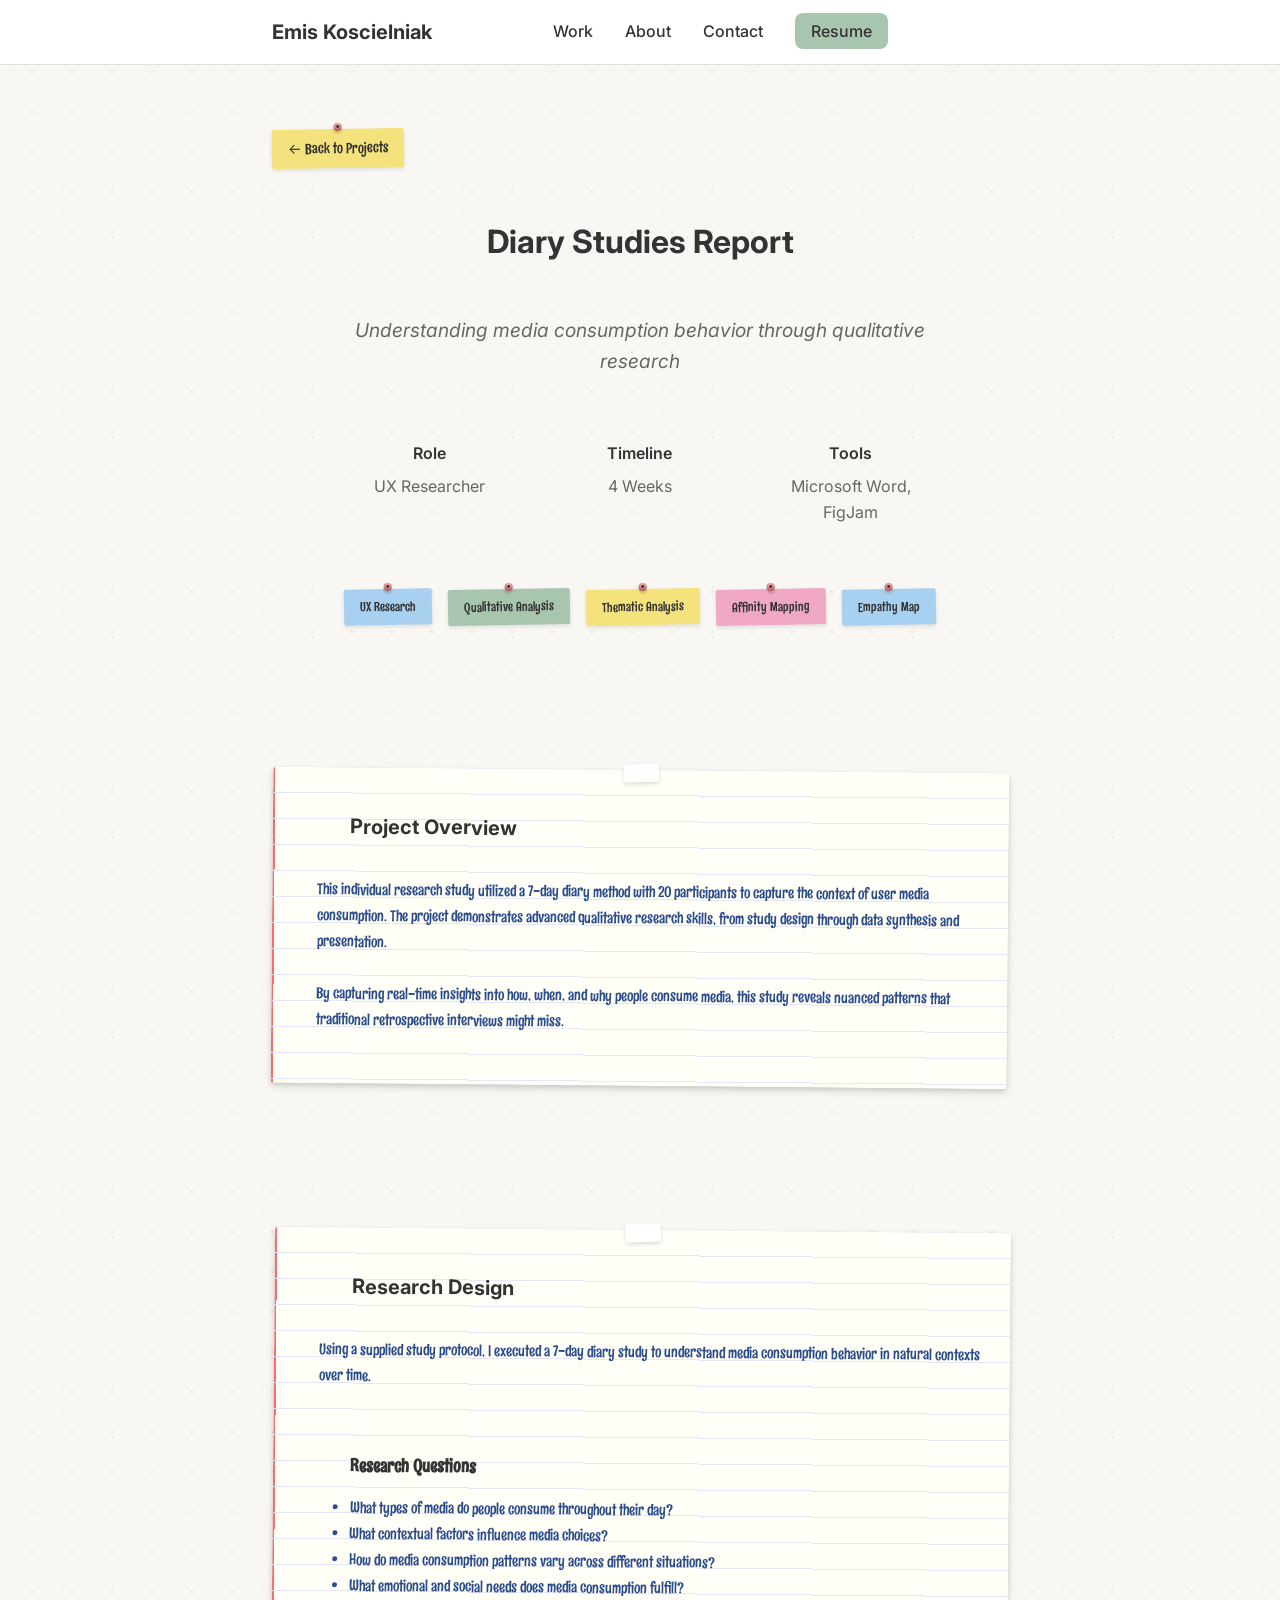
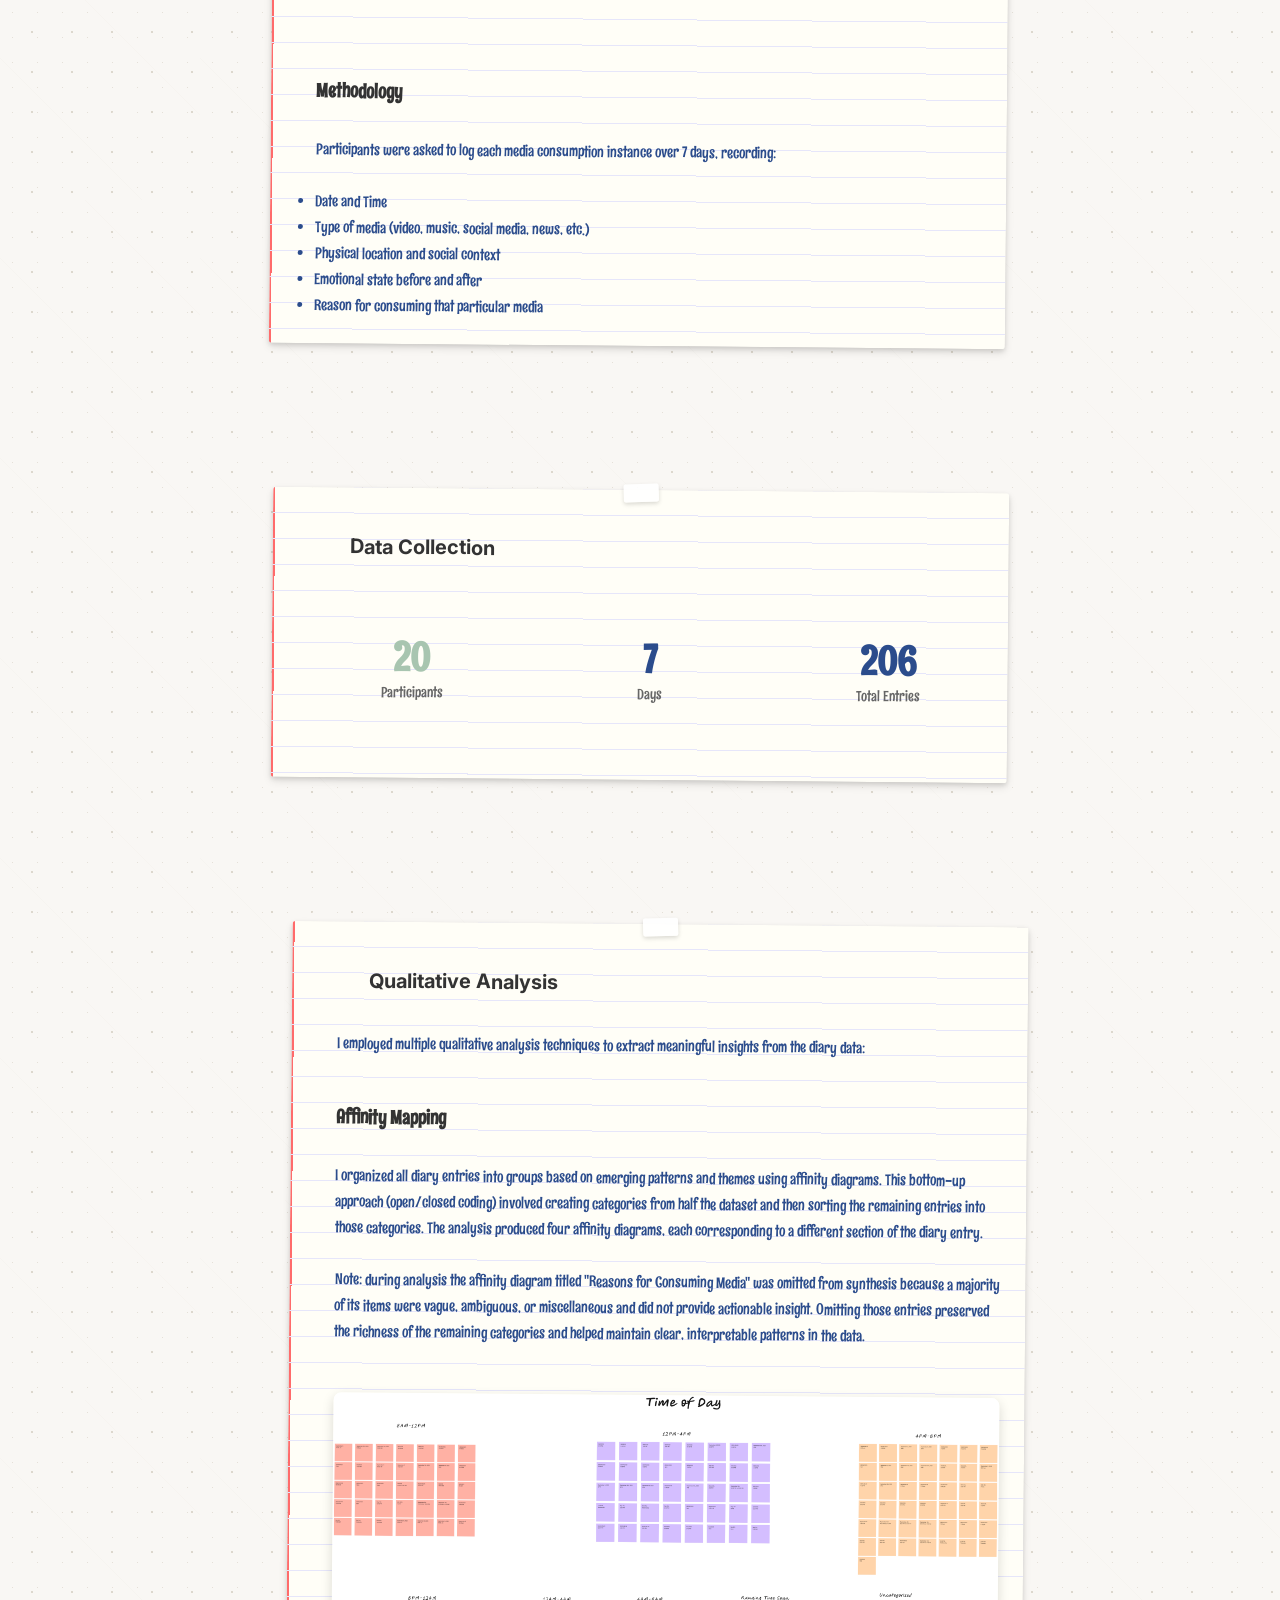
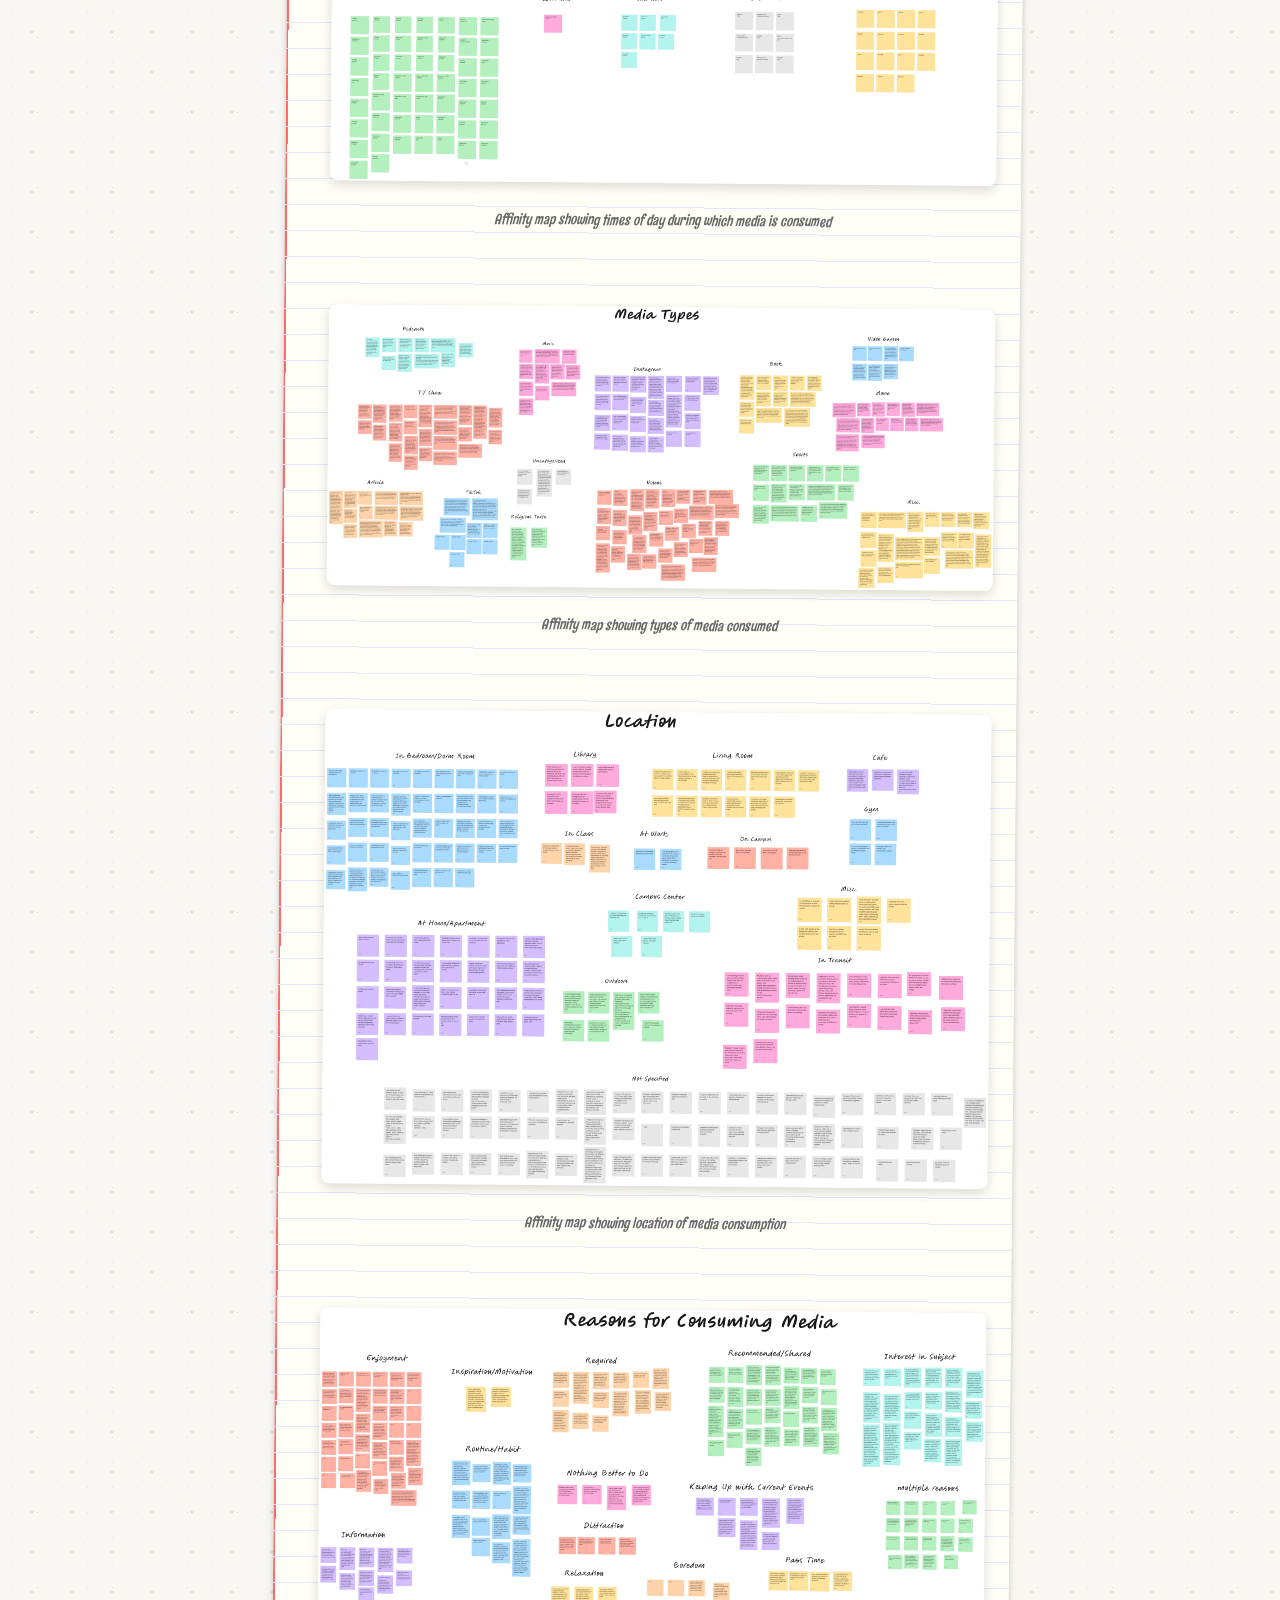
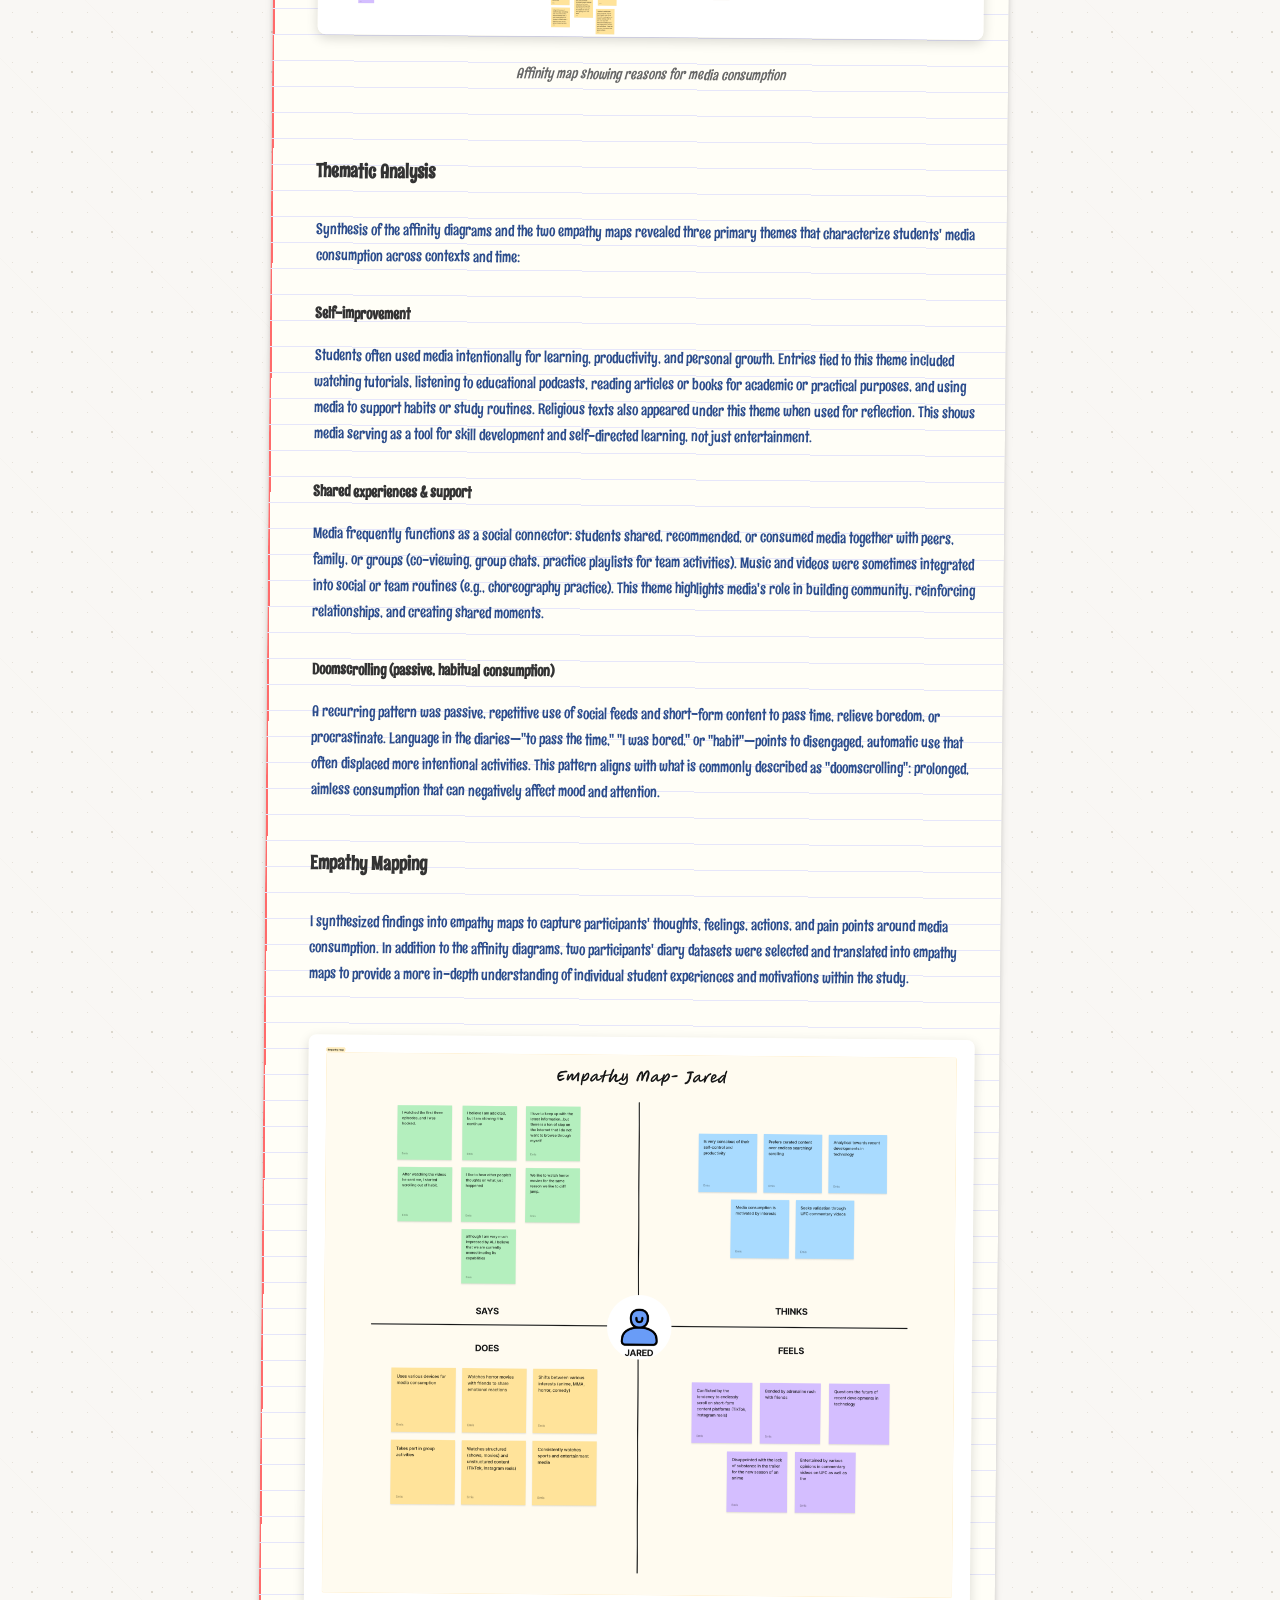
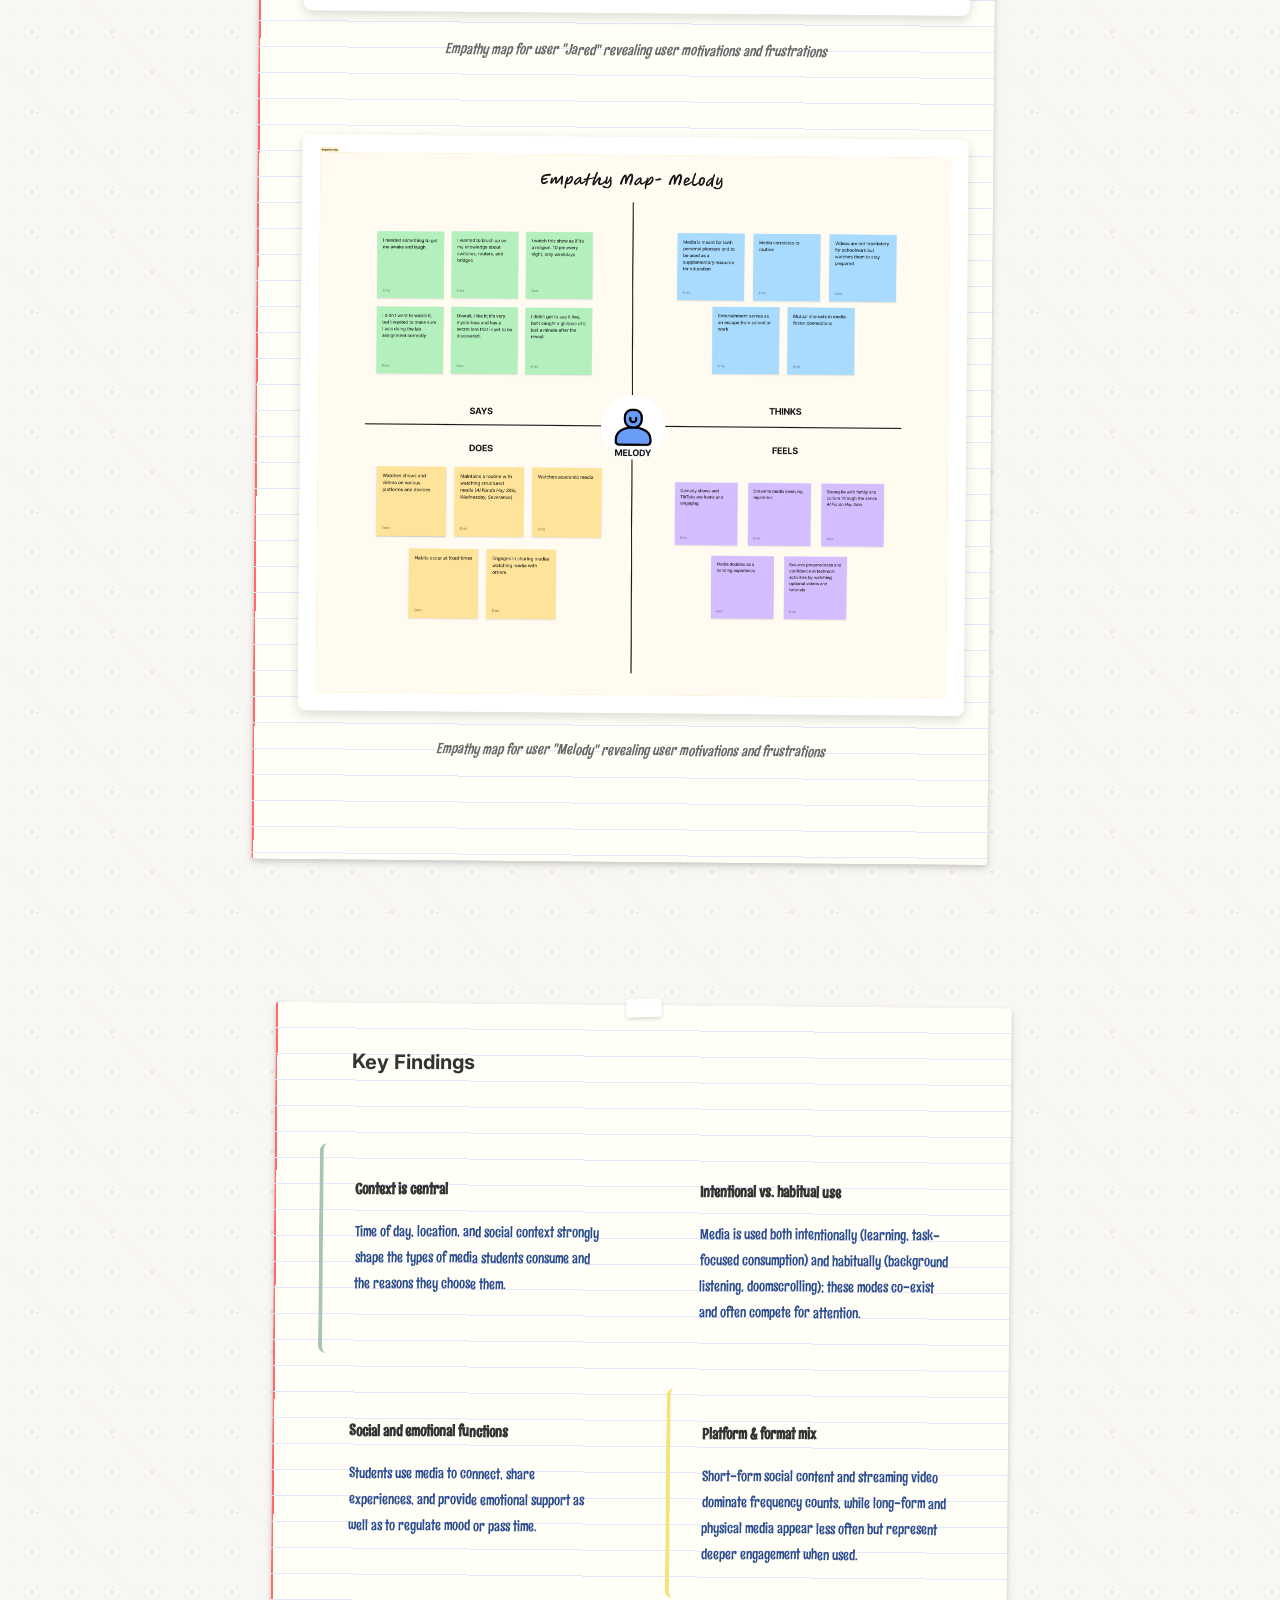
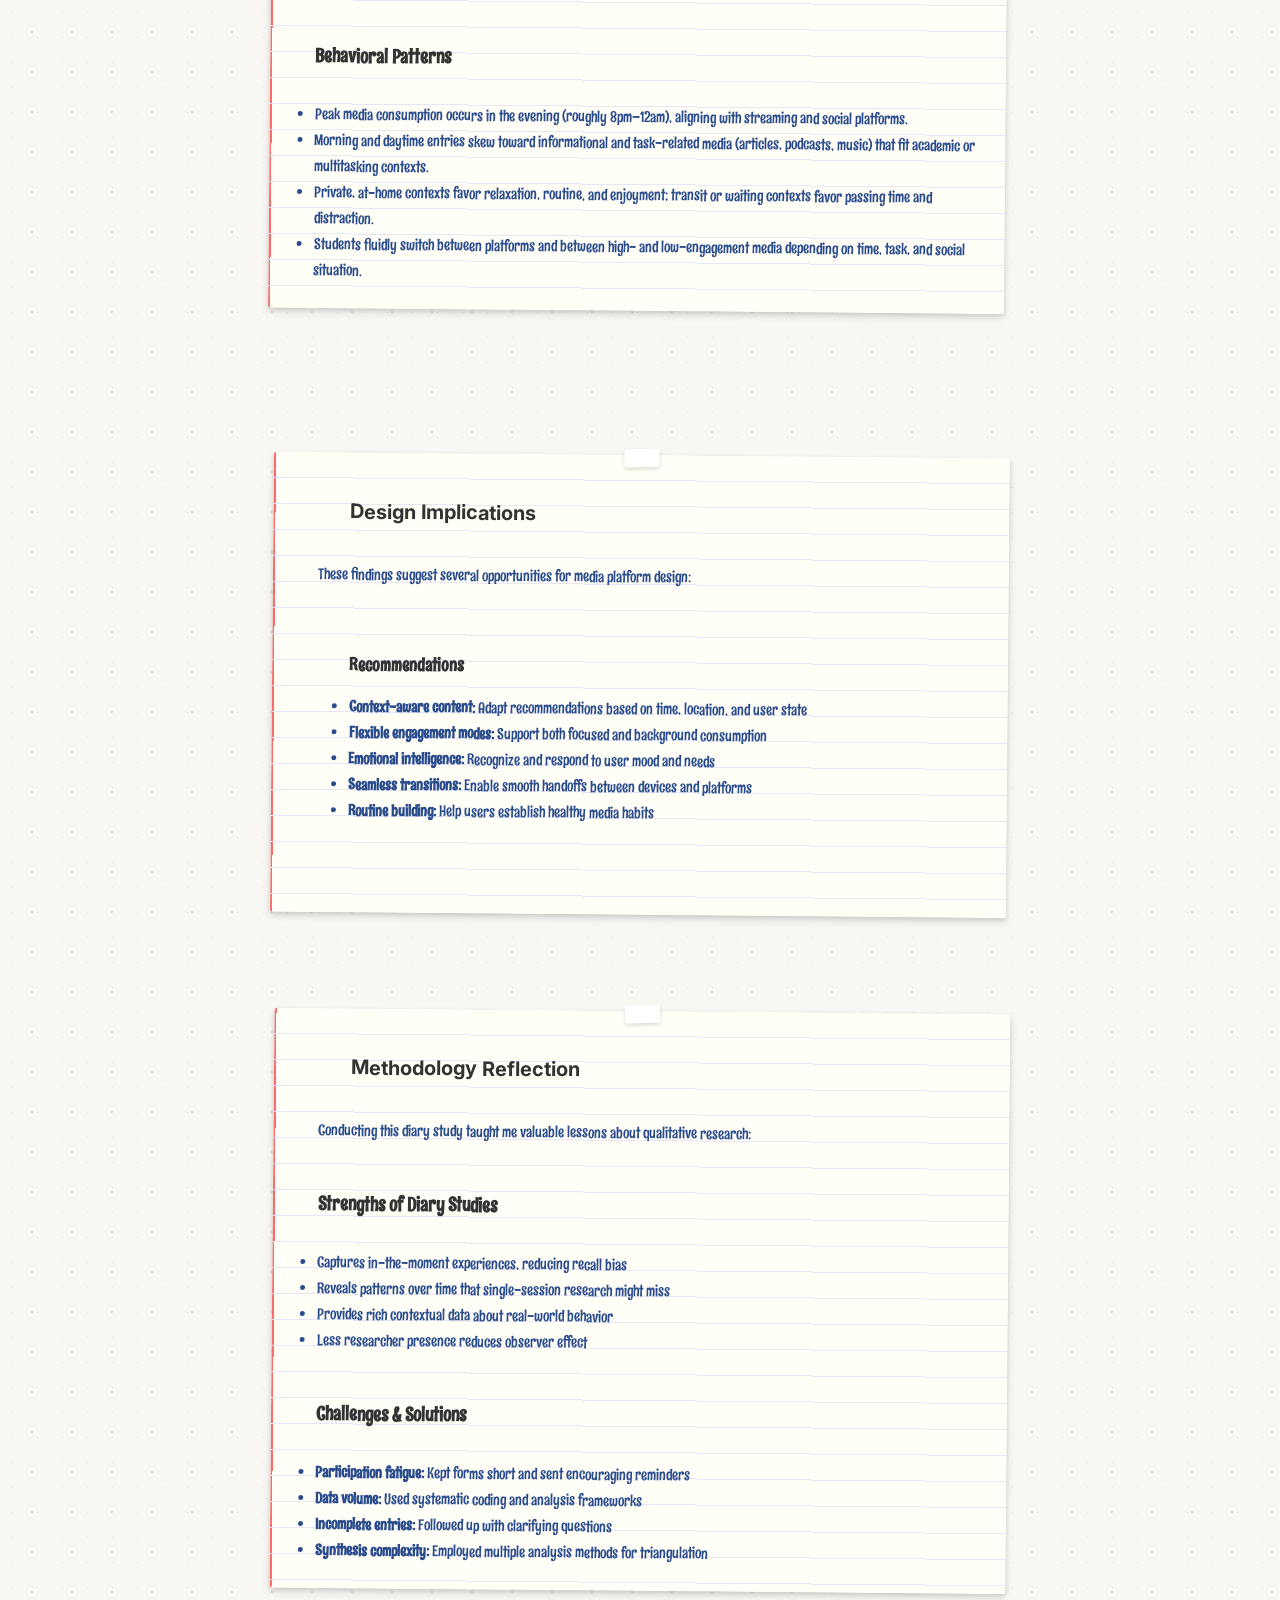
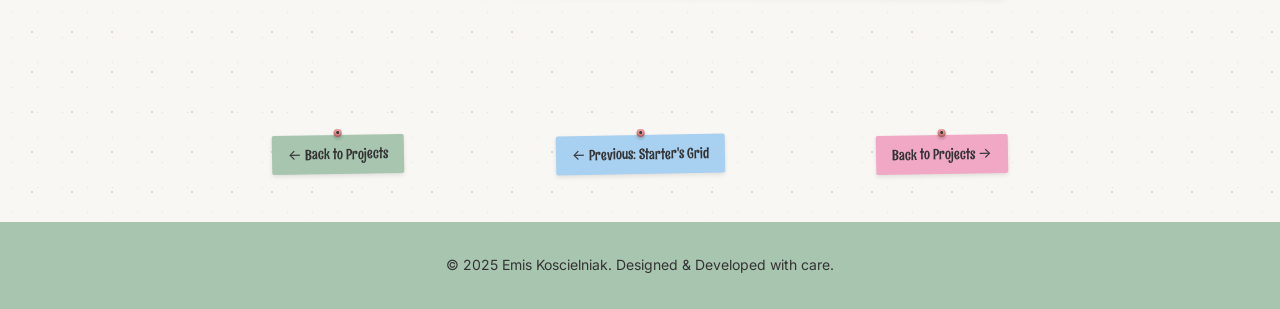
<file: projects/static-site/html/project3.html>
<!DOCTYPE html>
<html lang="en">
<head>
    <meta charset="UTF-8">
    <meta name="viewport" content="width=device-width, initial-scale=1.0">
    <title>Diary Studies Research - Emis Koscielniak</title>
    <link rel="icon" type="image/png" sizes="32x32" href="images/portfolio-icon.png">
    <link rel="stylesheet" href="styles/main.css">
    <link rel="preconnect" href="https://fonts.googleapis.com">
    <link rel="preconnect" href="https://fonts.gstatic.com" crossorigin>
    <link href="https://fonts.googleapis.com/css2?family=Inter:wght@300;400;500;600;700&display=swap" rel="stylesheet">
</head>
<body class="project-page">
    <!-- Navigation -->
    <nav class="navbar">
        <div class="nav-container">
            <a href="index.html" class="logo">Emis Koscielniak</a>
            <ul class="nav-menu">
                <li><a href="index.html#work" class="nav-link">Work</a></li>
                <li><a href="index.html#about" class="nav-link">About</a></li>
                <li><a href="index.html#contact" class="nav-link">Contact</a></li>
                <li><a href="documents/emis-koscielniak-resume.pdf" class="nav-link resume-btn" target="_blank">Resume</a></li>
            </ul>
            <div class="hamburger">
                <span class="bar"></span>
                <span class="bar"></span>
                <span class="bar"></span>
            </div>
        </div>
    </nav>

    <!-- Project Header -->
    <header class="project-header">
        <div class="container">
            <div class="back-btn-container">
                <a href="index.html#work" class="back-btn">
                    <div class="sticky-note yellow-note">← Back to Projects</div>
                </a>
            </div>

            <div class="project-title-section">
                <h1 class="project-main-title tape-strip">Diary Studies Report</h1>
                <p style="text-align: center; font-size: 1.2rem; color: var(--text-secondary); margin-top: var(--spacing-md); font-style: italic; max-width: 600px; margin-left: auto; margin-right: auto;">Understanding media consumption behavior through qualitative research</p>
            </div>

            <div class="project-meta" style="display: grid; grid-template-columns: repeat(auto-fit, minmax(150px, 1fr)); gap: var(--spacing-md); margin: var(--spacing-lg) 0; max-width: 600px; margin-left: auto; margin-right: auto;">
                <div style="text-align: center; padding: var(--spacing-sm);">
                    <span style="display: block; font-weight: 600; color: var(--text-primary); margin-bottom: var(--spacing-xs);">Role</span>
                    <span style="color: var(--text-secondary);">UX Researcher</span>
                </div>
                <div style="text-align: center; padding: var(--spacing-sm);">
                    <span style="display: block; font-weight: 600; color: var(--text-primary); margin-bottom: var(--spacing-xs);">Timeline</span>
                    <span style="color: var(--text-secondary);">4 Weeks</span>
                </div>
                <div style="text-align: center; padding: var(--spacing-sm);">
                    <span style="display: block; font-weight: 600; color: var(--text-primary); margin-bottom: var(--spacing-xs);">Tools</span>
                    <span style="color: var(--text-secondary);">Microsoft Word, FigJam</span>
                </div>
            </div>

            <div style="display: flex; flex-wrap: wrap; gap: var(--spacing-sm); justify-content: center; margin: var(--spacing-lg) 0;">
                <span class="sticky-note blue-note" style="font-size: 0.8rem; padding: var(--spacing-xs) var(--spacing-sm);">UX Research</span>
                <span class="sticky-note green-note" style="font-size: 0.8rem; padding: var(--spacing-xs) var(--spacing-sm);">Qualitative Analysis</span>
                <span class="sticky-note yellow-note" style="font-size: 0.8rem; padding: var(--spacing-xs) var(--spacing-sm);">Thematic Analysis</span>
                <span class="sticky-note pink-note" style="font-size: 0.8rem; padding: var(--spacing-xs) var(--spacing-sm);">Affinity Mapping</span>
                <span class="sticky-note blue-note" style="font-size: 0.8rem; padding: var(--spacing-xs) var(--spacing-sm);">Empathy Map</span>
            </div>

        </div>
    </header>

    <!-- Project Overview -->
    <main class="project-main">
        <div class="container">
            <section class="project-overview">
                <div class="content-card">
                    <h2 class="card-title tape-strip">Project Overview</h2>
                    <div class="card-content">
                        <p>This individual research study utilized a 7-day diary method with 20 participants to capture the context of user media consumption. The project demonstrates advanced qualitative research skills, from study design through data synthesis and presentation.</p>
                        
                        <p>By capturing real-time insights into how, when, and why people consume media, this study reveals nuanced patterns that traditional retrospective interviews might miss.</p>
                    </div>
                </div>
            </section>

            <!-- Research Design -->
            <section class="project-process">
                <div class="content-card">
                    <h2 class="card-title tape-strip">Research Design</h2>
                    <div class="card-content">
                        <p>Using a supplied study protocol, I executed a 7-day diary study to understand media consumption behavior in natural contexts over time.</p>
                        
                        <div style="background: var(--card-bg); padding: var(--spacing-md); border-radius: 8px; border: 1px solid var(--border-light); margin: var(--spacing-md) 0;">
                            <h3 style="margin: 0 0 var(--spacing-sm) 0; color: var(--text-primary);">Research Questions</h3>
                            <ul style="margin: 0;">
                                <li>What types of media do people consume throughout their day?</li>
                                <li>What contextual factors influence media choices?</li>
                                <li>How do media consumption patterns vary across different situations?</li>
                                <li>What emotional and social needs does media consumption fulfill?</li>
                            </ul>
                        </div>

                        <h3 style="color: var(--text-primary); font-size: 1.2rem; margin: var(--spacing-lg) 0 var(--spacing-md) 0; font-weight: 600;">Methodology</h3>
                        <p>Participants were asked to log each media consumption instance over 7 days, recording:</p>
                        <ul>
                            <li>Date and Time</li>
                            <li>Type of media (video, music, social media, news, etc.)</li>
                            <li>Physical location and social context</li>
                            <li>Emotional state before and after</li>
                            <li>Reason for consuming that particular media</li>
                        </ul>
                    </div>
                </div>
            </section>

            <!-- Data Collection -->
            <section class="project-process">
                <div class="content-card">
                    <h2 class="card-title tape-strip">Data Collection</h2>
                    <div class="card-content">
                        <div style="display: grid; grid-template-columns: repeat(auto-fit, minmax(120px, 1fr)); gap: var(--spacing-lg); margin: var(--spacing-lg) 0; text-align: center;">
                            <div>
                                <span style="display: block; font-size: 2.5rem; font-weight: 700; color: var(--green); margin-bottom: var(--spacing-xs);">20</span>
                                <span style="color: var(--text-secondary); font-size: 0.9rem;">Participants</span>
                            </div>
                            <div>
                                <span style="display: block; font-size: 2.5rem; font-weight: 700; color: var(--blue); margin-bottom: var(--spacing-xs);">7</span>
                                <span style="color: var(--text-secondary); font-size: 0.9rem;">Days</span>
                            </div>
                            <div>
                                <span style="display: block; font-size: 2.5rem; font-weight: 700; color: var(--pink); margin-bottom: var(--spacing-xs);">206</span>
                                <span style="color: var(--text-secondary); font-size: 0.9rem;">Total Entries</span>
                            </div>
                        </div>
                    </div>
                </div>
            </section>

            <!-- Qualitative Analysis -->
            <section class="project-process">
                <div class="content-card">
                    <h2 class="card-title tape-strip">Qualitative Analysis</h2>
                    <div class="card-content">
                        <p>I employed multiple qualitative analysis techniques to extract meaningful insights from the diary data:</p>

                        <h3 style="color: var(--text-primary); font-size: 1.2rem; margin: var(--spacing-lg) 0 var(--spacing-md) 0; font-weight: 600;">Affinity Mapping</h3>
                        <p>I organized all diary entries into groups based on emerging patterns and themes using affinity diagrams. This bottom-up approach (open/closed coding) involved creating categories from half the dataset and then sorting the remaining entries into those categories. The analysis produced four affinity diagrams, each corresponding to a different section of the diary entry.</p>
                        <p>Note: during analysis the affinity diagram titled "Reasons for Consuming Media" was omitted from synthesis because a majority of its items were vague, ambiguous, or miscellaneous and did not provide actionable insight. Omitting those entries preserved the richness of the remaining categories and helped maintain clear, interpretable patterns in the data.</p>

                        <div style="display: flex; flex-direction: column; gap: var(--spacing-lg); margin: var(--spacing-lg) 0;">
                            <div style="text-align: center;">
                                <img src="images/project3-affinity-map1.png" alt="Time of Day Affinity Mapping" style="width: 100%; height: auto; border-radius: 8px; box-shadow: 0 4px 12px rgba(0,0,0,0.15);">
                                <p style="text-align: center; font-style: italic; color: var(--text-secondary); margin-top: var(--spacing-sm); font-size: 0.9rem;">Affinity map showing times of day during which media is consumed</p>
                            </div>
                            <div style="text-align: center;">
                                <img src="images/project3-affinity-map2.png" alt="Media Types Affinity Mapping" style="width: 100%; height: auto; border-radius: 8px; box-shadow: 0 4px 12px rgba(0,0,0,0.15);">
                                <p style="text-align: center; font-style: italic; color: var(--text-secondary); margin-top: var(--spacing-sm); font-size: 0.9rem;">Affinity map showing types of media consumed</p>
                            </div>
                            <div style="text-align: center;">
                                <img src="images/project3-affinity-map3.png" alt="Location Affinity Mapping" style="width: 100%; height: auto; border-radius: 8px; box-shadow: 0 4px 12px rgba(0,0,0,0.15);">
                                <p style="text-align: center; font-style: italic; color: var(--text-secondary); margin-top: var(--spacing-sm); font-size: 0.9rem;">Affinity map showing location of media consumption</p>
                            </div>
                            <div style="text-align: center;">
                                <img src="images/project3-affinity-map4.png" alt="Reason for Consumption of Media Affinity Mapping" style="width: 100%; height: auto; border-radius: 8px; box-shadow: 0 4px 12px rgba(0,0,0,0.15);">
                                <p style="text-align: center; font-style: italic; color: var(--text-secondary); margin-top: var(--spacing-sm); font-size: 0.9rem;">Affinity map showing reasons for media consumption</p>
                            </div>
                        </div>

                        <h3 style="color: var(--text-primary); font-size: 1.2rem; margin: var(--spacing-lg) 0 var(--spacing-md) 0; font-weight: 600;">Thematic Analysis</h3>
                        <p>Synthesis of the affinity diagrams and the two empathy maps revealed three primary themes that characterize students' media consumption across contexts and time:</p>
                        
                        <h4 style="color: var(--text-primary); margin: var(--spacing-md) 0 var(--spacing-sm) 0;">Self-improvement</h4>
                        <p>Students often used media intentionally for learning, productivity, and personal growth. Entries tied to this theme included watching tutorials, listening to educational podcasts, reading articles or books for academic or practical purposes, and using media to support habits or study routines. Religious texts also appeared under this theme when used for reflection. This shows media serving as a tool for skill development and self-directed learning, not just entertainment.</p>

                        <h4 style="color: var(--text-primary); margin: var(--spacing-md) 0 var(--spacing-sm) 0;">Shared experiences & support</h4>
                        <p>Media frequently functions as a social connector: students shared, recommended, or consumed media together with peers, family, or groups (co-viewing, group chats, practice playlists for team activities). Music and videos were sometimes integrated into social or team routines (e.g., choreography practice). This theme highlights media's role in building community, reinforcing relationships, and creating shared moments.</p>

                        <h4 style="color: var(--text-primary); margin: var(--spacing-md) 0 var(--spacing-sm) 0;">Doomscrolling (passive, habitual consumption)</h4>
                        <p>A recurring pattern was passive, repetitive use of social feeds and short-form content to pass time, relieve boredom, or procrastinate. Language in the diaries—"to pass the time," "I was bored," or "habit"—points to disengaged, automatic use that often displaced more intentional activities. This pattern aligns with what is commonly described as "doomscrolling": prolonged, aimless consumption that can negatively affect mood and attention.</p>

                        <h3 style="color: var(--text-primary); font-size: 1.2rem; margin: var(--spacing-lg) 0 var(--spacing-md) 0; font-weight: 600;">Empathy Mapping</h3>
                        <p>I synthesized findings into empathy maps to capture participants' thoughts, feelings, actions, and pain points around media consumption. In addition to the affinity diagrams, two participants' diary datasets were selected and translated into empathy maps to provide a more in-depth understanding of individual student experiences and motivations within the study.</p>

                        <div style="display: flex; flex-direction: column; gap: var(--spacing-lg); margin: var(--spacing-lg) 0;">
                            <div style="text-align: center;">
                                <img src="images/project3-empathy-map1.png" alt="'Jared' Empathy Map" style="width: 100%; height: auto; border-radius: 8px; box-shadow: 0 4px 12px rgba(0,0,0,0.15);">
                                <p style="text-align: center; font-style: italic; color: var(--text-secondary); margin-top: var(--spacing-sm); font-size: 0.9rem;">Empathy map for user "Jared" revealing user motivations and frustrations</p>
                            </div>
                            <div style="text-align: center;">
                                <img src="images/project3-empathy-map2.png" alt="'Melody' Empathy Map" style="width: 100%; height: auto; border-radius: 8px; box-shadow: 0 4px 12px rgba(0,0,0,0.15);">
                                <p style="text-align: center; font-style: italic; color: var(--text-secondary); margin-top: var(--spacing-sm); font-size: 0.9rem;">Empathy map for user "Melody" revealing user motivations and frustrations</p>
                            </div>
                        </div>
                    </div>
                </div>
            </section>

            <!-- Key Findings -->
            <section class="key-findings">
                <div class="content-card">
                    <h2 class="card-title tape-strip">Key Findings</h2>
                    <div class="card-content">
                        <div style="display: grid; grid-template-columns: repeat(auto-fit, minmax(250px, 1fr)); gap: var(--spacing-md); margin: var(--spacing-md) 0;">
                            <div style="background: var(--card-bg); padding: var(--spacing-md); border-radius: 8px; border-left: 4px solid var(--green);">
                                <h4 style="margin: 0 0 var(--spacing-sm) 0; color: var(--text-primary);">Context is central</h4>
                                <p style="margin: 0; font-size: 0.9rem;">Time of day, location, and social context strongly shape the types of media students consume and the reasons they choose them.</p>
                            </div>
                            <div style="background: var(--card-bg); padding: var(--spacing-md); border-radius: 8px; border-left: 4px solid var(--blue);">
                                <h4 style="margin: 0 0 var(--spacing-sm) 0; color: var(--text-primary);">Intentional vs. habitual use</h4>
                                <p style="margin: 0; font-size: 0.9rem;">Media is used both intentionally (learning, task-focused consumption) and habitually (background listening, doomscrolling); these modes co-exist and often compete for attention.</p>
                            </div>
                            <div style="background: var(--card-bg); padding: var(--spacing-md); border-radius: 8px; border-left: 4px solid var(--pink);">
                                <h4 style="margin: 0 0 var(--spacing-sm) 0; color: var(--text-primary);">Social and emotional functions</h4>
                                <p style="margin: 0; font-size: 0.9rem;">Students use media to connect, share experiences, and provide emotional support as well as to regulate mood or pass time.</p>
                            </div>
                            <div style="background: var(--card-bg); padding: var(--spacing-md); border-radius: 8px; border-left: 4px solid var(--yellow);">
                                <h4 style="margin: 0 0 var(--spacing-sm) 0; color: var(--text-primary);">Platform & format mix</h4>
                                <p style="margin: 0; font-size: 0.9rem;">Short-form social content and streaming video dominate frequency counts, while long-form and physical media appear less often but represent deeper engagement when used.</p>
                            </div>
                        </div>

                        <h3 style="color: var(--text-primary); font-size: 1.2rem; margin: var(--spacing-lg) 0 var(--spacing-md) 0; font-weight: 600;">Behavioral Patterns</h3>
                        <ul>
                            <li>Peak media consumption occurs in the evening (roughly 8pm–12am), aligning with streaming and social platforms.</li>
                            <li>Morning and daytime entries skew toward informational and task-related media (articles, podcasts, music) that fit academic or multitasking contexts.</li>
                            <li>Private, at-home contexts favor relaxation, routine, and enjoyment; transit or waiting contexts favor passing time and distraction.</li>
                            <li>Students fluidly switch between platforms and between high- and low-engagement media depending on time, task, and social situation.</li>
                        </ul>
                    </div>
                </div>
            </section>

            <!-- Design Implications -->
            <section class="project-results">
                <div class="results-card content-card">
                    <h2 class="card-title tape-strip">Design Implications</h2>
                    <div class="card-content">
                        <p>These findings suggest several opportunities for media platform design:</p>

                        <div style="background: var(--card-bg); padding: var(--spacing-md); border-radius: 8px; border: 1px solid var(--border-light); margin: var(--spacing-md) 0;">
                            <h3 style="margin: 0 0 var(--spacing-sm) 0; color: var(--text-primary);">Recommendations</h3>
                            <ul style="margin: 0;">
                                <li><strong>Context-aware content:</strong> Adapt recommendations based on time, location, and user state</li>
                                <li><strong>Flexible engagement modes:</strong> Support both focused and background consumption</li>
                                <li><strong>Emotional intelligence:</strong> Recognize and respond to user mood and needs</li>
                                <li><strong>Seamless transitions:</strong> Enable smooth handoffs between devices and platforms</li>
                                <li><strong>Routine building:</strong> Help users establish healthy media habits</li>
                            </ul>
                        </div>
                    </div>
                </div>
            </section>

            <!-- Methodology Reflection -->
            <section class="project-process">
                <div class="content-card">
                    <h2 class="card-title tape-strip">Methodology Reflection</h2>
                    <div class="card-content">
                        <p>Conducting this diary study taught me valuable lessons about qualitative research:</p>

                        <h3 style="color: var(--text-primary); font-size: 1.2rem; margin: var(--spacing-lg) 0 var(--spacing-md) 0; font-weight: 600;">Strengths of Diary Studies</h3>
                        <ul>
                            <li>Captures in-the-moment experiences, reducing recall bias</li>
                            <li>Reveals patterns over time that single-session research might miss</li>
                            <li>Provides rich contextual data about real-world behavior</li>
                            <li>Less researcher presence reduces observer effect</li>
                        </ul>

                        <h3 style="color: var(--text-primary); font-size: 1.2rem; margin: var(--spacing-lg) 0 var(--spacing-md) 0; font-weight: 600;">Challenges & Solutions</h3>
                        <ul>
                            <li><strong>Participation fatigue:</strong> Kept forms short and sent encouraging reminders</li>
                            <li><strong>Data volume:</strong> Used systematic coding and analysis frameworks</li>
                            <li><strong>Incomplete entries:</strong> Followed up with clarifying questions</li>
                            <li><strong>Synthesis complexity:</strong> Employed multiple analysis methods for triangulation</li>
                        </ul>
                    </div>
                </div>
            </section>

            <!-- Project Navigation -->
            <section class="project-navigation">
                <div class="nav-buttons">
                    <a href="index.html" class="nav-btn">
                        <div class="sticky-note green-note">← Back to Projects</div>
                    </a>
                    <a href="project2.html" class="nav-btn">
                        <div class="sticky-note blue-note">← Previous: Starter's Grid</div>
                    </a>
                    <a href="index.html" class="nav-btn">
                        <div class="sticky-note pink-note">Back to Projects →</div>
                    </a>
                </div>
            </section>
        </div>
    </main>

    <!-- Footer -->
    <footer class="footer">
        <div class="container">
            <p>&copy; 2025 Emis Koscielniak. Designed & Developed with care.</p>
        </div>
    </footer>

    <script src="scripts/main.js"></script>
</body>
</html>
</file>
<file: projects/static-site/html/styles/main.css>
/* Google Fonts Import */
@import url('https://fonts.googleapis.com/css2?family=Rum+Raisin&display=swap');

/* CSS Variables & Reset */
:root {
    /* Color palette matching the prototype */
    --yellow: #F4E27C;
    --yellow-dark: #F0D94D;
    --green: #A8C5B0;
    --green-dark: #95B29C;
    --light-gray: #F5F5F5;
    --white: #FFFFFF;
    --cream: #FFFEF7;
    --text-primary: #333333;
    --text-secondary: #666666;
    --text-handwritten: #2B4C8C;
    --border-color: #E0E0E0;
    --paper-shadow: rgba(0, 0, 0, 0.1);
    --tape-shadow: rgba(0, 0, 0, 0.15);
    
    /* Typography */
    --font-primary: 'Inter', -apple-system, BlinkMacSystemFont, 'Segoe UI', sans-serif;
    --font-weight-regular: 400;
    --font-weight-medium: 500;
    --font-weight-semibold: 600;
    --font-weight-bold: 700;
    
    /* Spacing */
    --spacing-xs: 0.5rem;
    --spacing-sm: 1rem;
    --spacing-md: 2rem;
    --spacing-lg: 3rem;
    --spacing-xl: 4rem;
    
    /* Layout */
    --max-width: 800px;
    --border-radius: 8px;
    --transition: all 0.3s ease;
}

* {
    margin: 0;
    padding: 0;
    box-sizing: border-box;
}

html {
    scroll-behavior: smooth;
}

body {
    font-family: var(--font-primary);
    line-height: 1.6;
    color: var(--text-primary);
    background-color: #F9F7F4;
    background-image: 
        radial-gradient(circle, #E5E0D8 0.5px, transparent 0.5px),
        radial-gradient(circle, #DDD8CE 0.8px, transparent 0.8px),
        repeating-linear-gradient(
            45deg,
            transparent,
            transparent 100px,
            rgba(220, 215, 205, 0.1) 100px,
            rgba(220, 215, 205, 0.1) 101px
        );
    background-size: 25px 25px, 40px 40px, 200px 200px;
    background-position: 0 0, 12px 12px, 0 0;
}

.container {
    max-width: var(--max-width);
    margin: 0 auto;
    padding: 0 var(--spacing-md);
}

/* Navigation */
.navbar {
    background-color: var(--white);
    padding: var(--spacing-sm) 0;
    border-bottom: 1px solid var(--border-color);
    position: sticky;
    top: 0;
    z-index: 1000;
}

.nav-container {
    display: flex;
    justify-content: space-between;
    align-items: center;
    max-width: var(--max-width);
    margin: 0 auto;
    padding: 0 var(--spacing-md);
}

.logo {
    font-weight: var(--font-weight-bold);
    font-size: 1.25rem;
    color: var(--text-primary);
    text-decoration: none;
}

.nav-menu {
    display: flex;
    list-style: none;
    gap: var(--spacing-md);
    align-items: center;
}

.nav-link {
    color: var(--text-primary);
    text-decoration: none;
    font-weight: var(--font-weight-medium);
    transition: var(--transition);
}

.nav-link:hover {
    color: var(--text-secondary);
}

.resume-btn {
    background-color: var(--green);
    color: var(--text-primary);
    padding: var(--spacing-xs) var(--spacing-sm);
    border-radius: var(--border-radius);
    text-decoration: none !important;
}

.resume-btn:hover {
    opacity: 0.9;
    color: var(--text-primary) !important;
}

/* Hero Section */
.hero {
    padding: var(--spacing-xl) 0;
}

.hero-content {
    display: grid;
    grid-template-columns: 200px 1fr;
    gap: var(--spacing-lg);
    align-items: center;
}

.hero-image {
    display: flex;
    justify-content: center;
}

/* Polaroid Photo Styling */
.profile-placeholder {
    width: 180px;
    height: 200px;
    background-color: var(--white);
    border-radius: 2px;
    padding: 15px 15px 45px 15px;
    box-shadow: 0 4px 8px var(--paper-shadow), 0 2px 4px var(--paper-shadow);
    transform: rotate(-2deg);
    transition: var(--transition);
    position: relative;
}

.profile-placeholder:hover {
    transform: rotate(0deg);
}

.profile-placeholder img {
    width: 100%;
    height: 100%;
    object-fit: cover;
    border-radius: 1px;
}

.profile-placeholder::after {
    content: "";
    position: absolute;
    bottom: 10px;
    left: 15px;
    right: 15px;
    height: 25px;
    background-color: var(--white);
}

.hero-text {
    padding-left: var(--spacing-md);
}

.hero-title {
    font-size: 2rem;
    font-weight: var(--font-weight-bold);
    margin-bottom: var(--spacing-sm);
    color: var(--text-primary);
}

.hero-description {
    font-size: 1rem;
    color: var(--text-secondary);
    margin-bottom: var(--spacing-md);
    line-height: 1.6;
}

.hero-buttons {
    display: flex;
    gap: var(--spacing-sm);
}

.btn {
    padding: var(--spacing-sm) var(--spacing-md);
    border-radius: var(--border-radius);
    text-decoration: none;
    font-weight: var(--font-weight-medium);
    transition: var(--transition);
    display: inline-block;
}

/* Sticky Note Button Styling */
.btn-yellow {
    background-color: var(--yellow);
    background-image: 
        linear-gradient(135deg, transparent 0%, transparent 75%, var(--yellow-dark) 75%, var(--yellow-dark) 100%),
        linear-gradient(45deg, transparent 0%, transparent 75%, rgba(255,255,255,0.1) 75%, rgba(255,255,255,0.1) 100%);
    color: var(--text-primary);
    font-family: 'Rum Raisin', cursive, var(--font-primary);
    font-weight: 400;
    border: none;
    box-shadow: 0 3px 6px var(--paper-shadow), 0 1px 3px var(--paper-shadow);
    position: relative;
    transform: rotate(1deg);
    transition: all 0.2s ease;
}

.btn-yellow:first-child {
    transform: rotate(-1deg);
}

.btn-yellow:hover {
    transform: rotate(0deg) translateY(-2px);
    box-shadow: 0 6px 12px var(--paper-shadow), 0 2px 6px var(--paper-shadow);
}

/* Pin for sticky notes */
.btn-yellow::before {
    content: "";
    position: absolute;
    top: -8px;
    left: 50%;
    width: 12px;
    height: 12px;
    background: radial-gradient(circle, #F19494 30%, #E87A7A 60%, #D85F5F 100%);
    border-radius: 50%;
    transform: translateX(-50%);
    box-shadow: 
        inset 0 2px 4px rgba(255,255,255,0.3),
        inset 0 -2px 4px rgba(0,0,0,0.3),
        0 2px 4px rgba(0,0,0,0.2);
    z-index: 10;
}

.btn-yellow::after {
    content: "";
    position: absolute;
    top: -6px;
    left: 50%;
    width: 4px;
    height: 4px;
    background: radial-gradient(circle, #404040, #202020);
    border-radius: 50%;
    transform: translateX(-50%);
    z-index: 11;
}

/* Section Headers */
.section-header {
    text-align: center;
    margin-bottom: var(--spacing-lg);
}

.section-title {
    font-size: 1.5rem;
    font-weight: var(--font-weight-bold);
    padding: var(--spacing-sm) var(--spacing-md);
    border-radius: var(--border-radius);
    display: inline-block;
    margin-bottom: var(--spacing-md);
}

/* Tape Strip Styling */
.yellow-bg {
    background-color: var(--yellow);
    background-image: 
        repeating-linear-gradient(
            90deg,
            transparent,
            transparent 2px,
            rgba(0,0,0,0.02) 2px,
            rgba(0,0,0,0.02) 4px
        );
    color: var(--text-primary);
    box-shadow: 0 2px 4px var(--tape-shadow);
    transform: rotate(-1deg);
    position: relative;
}

/* Pins for My Toolkit tape */
.toolkit-section .yellow-bg::before {
    content: "";
    position: absolute;
    top: -8px;
    left: 30%;
    width: 10px;
    height: 10px;
    background: radial-gradient(circle, #F19494 30%, #E87A7A 60%, #D85F5F 100%);
    border-radius: 50%;
    box-shadow: 
        inset 0 2px 3px rgba(255,255,255,0.3),
        inset 0 -2px 3px rgba(0,0,0,0.3),
        0 2px 3px rgba(0,0,0,0.2);
    z-index: 10;
}

.toolkit-section .yellow-bg::after {
    content: "";
    position: absolute;
    top: -8px;
    right: 30%;
    width: 10px;
    height: 10px;
    background: radial-gradient(circle, #F19494 30%, #E87A7A 60%, #D85F5F 100%);
    border-radius: 50%;
    box-shadow: 
        inset 0 2px 3px rgba(255,255,255,0.3),
        inset 0 -2px 3px rgba(0,0,0,0.3),
        0 2px 3px rgba(0,0,0,0.2);
    z-index: 10;
}

/* Pin holes in tape */
.toolkit-section .yellow-bg .section-title::before {
    content: "";
    position: absolute;
    top: 50%;
    left: 30%;
    width: 3px;
    height: 3px;
    background: radial-gradient(circle, #303030, #101010);
    border-radius: 50%;
    transform: translateY(-50%);
    z-index: 11;
}

.toolkit-section .yellow-bg .section-title::after {
    content: "";
    position: absolute;
    top: 50%;
    right: 30%;
    width: 3px;
    height: 3px;
    background: radial-gradient(circle, #303030, #101010);
    border-radius: 50%;
    transform: translateY(-50%);
    z-index: 11;
}

.green-bg {
    background-color: var(--green);
    background-image: 
        repeating-linear-gradient(
            90deg,
            transparent,
            transparent 2px,
            rgba(0,0,0,0.02) 2px,
            rgba(0,0,0,0.02) 4px
        );
    color: var(--text-primary);
    box-shadow: 0 2px 4px var(--tape-shadow);
    transform: rotate(1deg);
    position: relative;
}

/* Pins for green tape sections */
.projects-section .yellow-bg::before {
    content: "";
    position: absolute;
    top: -8px;
    left: 25%;
    width: 10px;
    height: 10px;
    background: radial-gradient(circle, #F19494 30%, #E87A7A 60%, #D85F5F 100%);
    border-radius: 50%;
    box-shadow: 
        inset 0 2px 3px rgba(255,255,255,0.3),
        inset 0 -2px 3px rgba(0,0,0,0.3),
        0 2px 3px rgba(0,0,0,0.2);
    z-index: 10;
}

.projects-section .yellow-bg::after {
    content: "";
    position: absolute;
    top: -8px;
    right: 25%;
    width: 10px;
    height: 10px;
    background: radial-gradient(circle, #F19494 30%, #E87A7A 60%, #D85F5F 100%);
    border-radius: 50%;
    box-shadow: 
        inset 0 2px 3px rgba(255,255,255,0.3),
        inset 0 -2px 3px rgba(0,0,0,0.3),
        0 2px 3px rgba(0,0,0,0.2);
    z-index: 10;
}

.projects-section .yellow-bg .section-title::before {
    content: "";
    position: absolute;
    top: 50%;
    left: 25%;
    width: 3px;
    height: 3px;
    background: radial-gradient(circle, #303030, #101010);
    border-radius: 50%;
    transform: translateY(-50%);
    z-index: 11;
}

.projects-section .yellow-bg .section-title::after {
    content: "";
    position: absolute;
    top: 50%;
    right: 25%;
    width: 3px;
    height: 3px;
    background: radial-gradient(circle, #303030, #101010);
    border-radius: 50%;
    transform: translateY(-50%);
    z-index: 11;
}

.contact-section .green-bg::before {
    content: "";
    position: absolute;
    top: -8px;
    left: 25%;
    width: 10px;
    height: 10px;
    background: radial-gradient(circle, #F19494 30%, #E87A7A 60%, #D85F5F 100%);
    border-radius: 50%;
    box-shadow: 
        inset 0 2px 3px rgba(255,255,255,0.3),
        inset 0 -2px 3px rgba(0,0,0,0.3),
        0 2px 3px rgba(0,0,0,0.2);
    z-index: 10;
}

.contact-section .green-bg::after {
    content: "";
    position: absolute;
    top: -8px;
    right: 25%;
    width: 10px;
    height: 10px;
    background: radial-gradient(circle, #F19494 30%, #E87A7A 60%, #D85F5F 100%);
    border-radius: 50%;
    box-shadow: 
        inset 0 2px 3px rgba(255,255,255,0.3),
        inset 0 -2px 3px rgba(0,0,0,0.3),
        0 2px 3px rgba(0,0,0,0.2);
    z-index: 10;
}

/* Pin holes in green tape */
.contact-section .green-bg .section-title::before {
    content: "";
    position: absolute;
    top: 50%;
    left: 25%;
    width: 3px;
    height: 3px;
    background: radial-gradient(circle, #303030, #101010);
    border-radius: 50%;
    transform: translateY(-50%);
    z-index: 11;
}

.contact-section .green-bg .section-title::after {
    content: "";
    position: absolute;
    top: 50%;
    right: 25%;
    width: 3px;
    height: 3px;
    background: radial-gradient(circle, #303030, #101010);
    border-radius: 50%;
    transform: translateY(-50%);
    z-index: 11;
}

/* Toolkit Section */
.toolkit-section {
    padding: var(--spacing-xl) 0;
    background-color: var(--light-gray);
}

/* Lined Paper Styling for Toolkit */
.toolkit-grid {
    display: grid;
    grid-template-columns: repeat(auto-fit, minmax(250px, 1fr));
    gap: var(--spacing-lg);
    margin-top: var(--spacing-md);
}

.toolkit-column {
    background-color: var(--cream);
    background-image: 
        repeating-linear-gradient(
            transparent,
            transparent 25px,
            #E6E6FA 25px,
            #E6E6FA 26px
        ),
        linear-gradient(
            to right,
            #FF6B6B 0px,
            #FF6B6B 2px,
            transparent 2px,
            transparent 40px
        );
    padding: 35px 20px 25px 45px;
    border-radius: 3px;
    box-shadow: 0 4px 8px var(--paper-shadow), 0 2px 4px var(--paper-shadow);
    transform: rotate(0.5deg);
    position: relative;
    min-height: 220px;
    width: 100%;
    overflow: visible;
}

.toolkit-column:nth-child(2) {
    transform: rotate(-0.5deg);
}

.toolkit-column:nth-child(3) {
    transform: rotate(1deg);
}

.toolkit-column::before {
    content: "";
    position: absolute;
    top: -6px;
    left: 50%;
    width: 35px;
    height: 18px;
    background-color: rgba(255, 255, 255, 0.9);
    box-shadow: 0 2px 4px var(--tape-shadow);
    transform: translateX(-50%) rotate(-2deg);
    border-radius: 2px;
    z-index: 5;
}

.toolkit-column h3 {
    font-size: 1.1rem;
    font-weight: var(--font-weight-semibold);
    margin: 0 0 26px 0;
    color: var(--text-handwritten);
    font-family: 'Rum Raisin', cursive, var(--font-primary);
    line-height: 26px;
    height: 26px;
    display: block;
    position: relative;
    z-index: 1;
}

.toolkit-column ul {
    list-style: none;
    margin: 0;
    padding: 0;
    position: relative;
    z-index: 1;
}

.toolkit-column li {
    margin: 0;
    padding: 0;
    color: var(--text-handwritten);
    font-family: 'Rum Raisin', cursive, var(--font-primary);
    line-height: 26px;
    height: 26px;
    font-size: 0.9rem;
    display: block;
    position: relative;
}

/* Projects Section */
.projects-section {
    padding: var(--spacing-xl) 0;
}

.project-filters {
    display: flex;
    justify-content: center;
    gap: var(--spacing-sm);
    margin-bottom: var(--spacing-lg);
    flex-wrap: wrap;
}

/* Filter Button Tape Strips */
.filter-btn {
    background-color: var(--green);
    background-image: 
        repeating-linear-gradient(
            90deg,
            transparent,
            transparent 2px,
            rgba(0,0,0,0.02) 2px,
            rgba(0,0,0,0.02) 4px
        );
    color: var(--text-primary);
    border: none;
    padding: var(--spacing-xs) var(--spacing-sm);
    border-radius: 2px;
    cursor: pointer;
    font-weight: var(--font-weight-medium);
    transition: var(--transition);
    box-shadow: 0 1px 3px var(--tape-shadow);
    position: relative;
    font-family: 'Rum Raisin', cursive, var(--font-primary);
    font-size: 0.85rem;
}

.filter-btn::before,
.filter-btn::after {
    content: "";
    position: absolute;
    width: 4px;
    height: 4px;
    background-color: rgba(255, 255, 255, 0.3);
    border-radius: 50%;
    top: 50%;
    transform: translateY(-50%);
}

.filter-btn::before { left: 8px; }
.filter-btn::after { right: 8px; }

.filter-btn:hover {
    transform: translateY(-1px);
    box-shadow: 0 3px 6px var(--tape-shadow);
}

.filter-btn.active {
    transform: translateY(-1px) !important;
    box-shadow: 0 3px 6px var(--tape-shadow) !important;
    background-color: #F19494 !important;
    background-image: none !important;
    color: white !important;
    font-weight: bold !important;
}

/* Filter transitions */
.project-card {
    transition: opacity 0.3s ease, transform 0.3s ease;
}

.project-card[style*="none"] {
    display: none !important;
}

.projects-grid {
    display: grid;
    gap: var(--spacing-lg);
}

/* Project Card Link Wrapper */
.project-card-link {
    text-decoration: none;
    color: inherit;
    display: block;
    max-width: 400px;
    margin: 0 auto;
}

.project-card-link:hover {
    text-decoration: none;
    color: inherit;
}

/* Index Card Styling for Projects */
.project-card {
    background-color: var(--cream);
    background-image: 
        repeating-linear-gradient(
            transparent,
            transparent 19px,
            #E0E0E0 19px,
            #E0E0E0 20px
        );
    border: 1px solid #D0D0D0;
    border-radius: 3px;
    overflow: visible;
    transition: var(--transition);
    box-shadow: 0 2px 4px var(--paper-shadow), 0 1px 2px var(--paper-shadow);
    transform: rotate(-0.5deg);
    position: relative;
    width: 100%;
    cursor: pointer;
}

.project-card-link:nth-child(2n) .project-card {
    transform: rotate(0.5deg);
}

.project-card-link:nth-child(3n) .project-card {
    transform: rotate(-0.3deg);
}

.project-card-link:hover .project-card {
    transform: rotate(0deg) translateY(-3px);
    box-shadow: 0 6px 12px var(--paper-shadow), 0 2px 6px var(--paper-shadow);
}

.project-image {
    width: 100%;
    height: 150px;
    background-color: var(--light-gray);
    margin-bottom: var(--spacing-sm);
    border-radius: 2px;
    overflow: hidden;
    border: 1px solid #D0D0D0;
}

.image-placeholder {
    width: 100%;
    height: 100%;
    background-color: var(--light-gray);
    display: flex;
    align-items: center;
    justify-content: center;
    overflow: hidden;
}

.image-placeholder img {
    width: 100%;
    height: 100%;
    object-fit: cover;
}

.project-content {
    padding: 22px 25px 20px 30px;
    line-height: 20px;
}

.project-title {
    font-size: 1.1rem;
    font-weight: var(--font-weight-bold);
    margin: 0 0 20px 0;
    color: var(--text-handwritten);
    font-family: 'Rum Raisin', cursive, var(--font-primary);
    line-height: 20px;
    height: 20px;
    display: flex;
    align-items: baseline;
}

.project-tags {
    display: flex;
    flex-wrap: wrap;
    gap: var(--spacing-xs);
    margin-bottom: 20px;
    align-items: baseline;
    height: 20px;
}

.tag {
    background-color: rgba(168, 197, 176, 0.3);
    padding: 2px 6px;
    border-radius: 2px;
    font-size: 0.75rem;
    color: var(--text-handwritten);
    font-family: 'Rum Raisin', cursive, var(--font-primary);
    border: 1px solid rgba(168, 197, 176, 0.5);
    line-height: 1;
    height: fit-content;
}

.project-description {
    color: var(--text-handwritten);
    margin-bottom: 20px;
    line-height: 20px;
    font-size: 0.85rem;
    font-family: 'Rum Raisin', cursive, var(--font-primary);
}

.project-link {
    color: var(--text-handwritten);
    text-decoration: none;
    font-weight: var(--font-weight-medium);
    font-family: 'Rum Raisin', cursive, var(--font-primary);
    font-size: 0.9rem;
    line-height: 20px;
    height: 20px;
    display: flex;
    align-items: baseline;
}

.project-card-link:hover .project-link {
    text-decoration: underline;
}

/* Contact Section */
.contact-section {
    padding: var(--spacing-xl) 0;
    background-color: #F9F7F4;
    background-image: 
        radial-gradient(circle, #E5E0D8 0.5px, transparent 0.5px),
        radial-gradient(circle, #DDD8CE 0.8px, transparent 0.8px),
        repeating-linear-gradient(
            45deg,
            transparent,
            transparent 100px,
            rgba(220, 215, 205, 0.1) 100px,
            rgba(220, 215, 205, 0.1) 101px
        );
    background-size: 25px 25px, 40px 40px, 200px 200px;
    background-position: 0 0, 12px 12px, 0 0;
}

.contact-buttons {
    display: flex;
    flex-direction: column;
    gap: var(--spacing-sm);
    align-items: center;
}

/* Tape Strip Contact Buttons */
.contact-btn {
    background-color: var(--yellow);
    background-image: 
        repeating-linear-gradient(
            90deg,
            transparent,
            transparent 3px,
            rgba(0,0,0,0.02) 3px,
            rgba(0,0,0,0.02) 6px
        );
    color: var(--text-primary);
    padding: var(--spacing-sm) var(--spacing-lg);
    border-radius: 2px;
    text-decoration: none;
    font-weight: var(--font-weight-medium);
    transition: var(--transition);
    width: 200px;
    text-align: center;
    box-shadow: 0 2px 4px var(--tape-shadow);
    position: relative;
    transform: rotate(-1deg);
    font-family: 'Rum Raisin', cursive, var(--font-primary);
}

.contact-btn:nth-child(2) {
    transform: rotate(1deg);
}

.contact-btn:nth-child(3) {
    transform: rotate(-0.5deg);
}

/* Pins for contact buttons */
.contact-btn::before {
    content: "";
    position: absolute;
    top: -6px;
    left: 25%;
    width: 8px;
    height: 8px;
    background: radial-gradient(circle, #F19494 30%, #E87A7A 60%, #D85F5F 100%);
    border-radius: 50%;
    box-shadow: 
        inset 0 2px 3px rgba(255,255,255,0.3),
        inset 0 -2px 3px rgba(0,0,0,0.3),
        0 2px 3px rgba(0,0,0,0.2);
    z-index: 10;
}

.contact-btn::after {
    content: "";
    position: absolute;
    top: -6px;
    right: 25%;
    width: 8px;
    height: 8px;
    background: radial-gradient(circle, #F19494 30%, #E87A7A 60%, #D85F5F 100%);
    border-radius: 50%;
    box-shadow: 
        inset 0 2px 3px rgba(255,255,255,0.3),
        inset 0 -2px 3px rgba(0,0,0,0.3),
        0 2px 3px rgba(0,0,0,0.2);
    z-index: 10;
}

.contact-btn:hover {
    transform: rotate(0deg) translateY(-2px);
    box-shadow: 0 4px 8px var(--tape-shadow);
}

/* Footer */
.footer {
    background-color: var(--green);
    padding: var(--spacing-md) 0;
    text-align: center;
}

.footer p {
    color: var(--text-primary);
    font-size: 0.875rem;
}

/* Project Page Styles */
.project-page {
    background-color: #F9F7F4;
    background-image: 
        radial-gradient(circle, #E5E0D8 0.5px, transparent 0.5px),
        radial-gradient(circle, #DDD8CE 0.8px, transparent 0.8px),
        repeating-linear-gradient(
            45deg,
            transparent,
            transparent 100px,
            rgba(220, 215, 205, 0.1) 100px,
            rgba(220, 215, 205, 0.1) 101px
        );
    background-size: 25px 25px, 40px 40px, 200px 200px;
    background-position: 0 0, 12px 12px, 0 0;
}

.project-header {
    padding: var(--spacing-xl) 0 var(--spacing-lg) 0;
}

.back-btn-container {
    margin-bottom: var(--spacing-md);
}

.back-btn {
    display: inline-block;
    text-decoration: none;
}

.project-title-section {
    text-align: center;
    margin-bottom: var(--spacing-lg);
}

.project-main-title {
    font-size: 2rem;
    font-weight: var(--font-weight-bold);
    padding: var(--spacing-sm) var(--spacing-lg);
    border-radius: var(--border-radius);
    display: inline-block;
    margin: 0;
}

.project-logo-container {
    display: flex;
    justify-content: center;
}

.logo-polaroid {
    width: 500px;
    height: 350px;
    background-color: var(--white);
    border-radius: 2px;
    padding: 30px;
    box-shadow: 0 4px 8px var(--paper-shadow), 0 2px 4px var(--paper-shadow);
    transform: rotate(-1deg);
    transition: var(--transition);
    position: relative;
}

.logo-polaroid:hover {
    transform: rotate(0deg);
}

.logo-polaroid img {
    width: 100%;
    height: 100%;
    object-fit: contain;
    border-radius: 1px;
}

.logo-polaroid::before {
    content: "";
    position: absolute;
    top: -8px;
    left: 50%;
    width: 12px;
    height: 12px;
    background: radial-gradient(circle, #F19494 30%, #E87A7A 60%, #D85F5F 100%);
    border-radius: 50%;
    transform: translateX(-50%);
    box-shadow: 
        inset 0 2px 4px rgba(255,255,255,0.3),
        inset 0 -2px 4px rgba(0,0,0,0.3),
        0 2px 4px rgba(0,0,0,0.2);
    z-index: 10;
}

.logo-polaroid::after {
    content: "";
    position: absolute;
    top: -6px;
    left: 50%;
    width: 4px;
    height: 4px;
    background: radial-gradient(circle, #404040, #202020);
    border-radius: 50%;
    transform: translateX(-50%);
    z-index: 11;
}

/* Content Cards */
.project-overview,
.project-process,
.key-findings,
.project-images,
.project-results {
    padding: var(--spacing-lg) 0;
}

.content-card {
    background-color: var(--cream);
    background-image: 
        repeating-linear-gradient(
            transparent,
            transparent 25px,
            #E6E6FA 25px,
            #E6E6FA 26px
        ),
        linear-gradient(
            to right,
            #FF6B6B 0px,
            #FF6B6B 2px,
            transparent 2px,
            transparent 40px
        );
    padding: 35px 25px 25px 45px;
    border-radius: 3px;
    box-shadow: 0 4px 8px var(--paper-shadow), 0 2px 4px var(--paper-shadow);
    transform: rotate(0.5deg);
    position: relative;
    margin-bottom: var(--spacing-lg);
    max-width: 800px;
    margin-left: auto;
    margin-right: auto;
}

.content-card:nth-child(2n) {
    transform: rotate(-0.5deg);
}

.content-card:nth-child(3n) {
    transform: rotate(1deg);
}

.content-card::before {
    content: "";
    position: absolute;
    top: -6px;
    left: 50%;
    width: 35px;
    height: 18px;
    background-color: rgba(255, 255, 255, 0.9);
    box-shadow: 0 2px 4px var(--tape-shadow);
    transform: translateX(-50%) rotate(-2deg);
    border-radius: 2px;
    z-index: 5;
}

.card-title {
    font-size: 1.25rem;
    font-weight: var(--font-weight-bold);
    padding: var(--spacing-xs) var(--spacing-md);
    border-radius: var(--border-radius);
    display: inline-block;
    margin: 0 0 26px 0;
    position: relative;
}

.card-content {
    color: var(--text-handwritten);
    font-family: 'Rum Raisin', cursive, var(--font-primary);
    line-height: 26px;
    font-size: 0.95rem;
}

.card-content p {
    margin-bottom: 26px;
    line-height: 26px;
}

/* Process Grid */
.process-grid {
    display: grid;
    grid-template-columns: 1fr;
    gap: var(--spacing-xl);
    margin-top: var(--spacing-lg);
    max-width: 900px;
    margin-left: auto;
    margin-right: auto;
}

.step-card {
    background-color: var(--white);
    border-radius: 3px;
    padding: var(--spacing-lg) var(--spacing-xl);
    box-shadow: 0 3px 6px var(--paper-shadow);
    transform: rotate(-0.5deg);
    position: relative;
    min-height: 120px;
}

.step-card:nth-child(2n) {
    transform: rotate(0.5deg);
}

.step-card::before {
    content: "";
    position: absolute;
    top: -6px;
    right: 20%;
    width: 10px;
    height: 10px;
    background: radial-gradient(circle, #F19494 30%, #E87A7A 60%, #D85F5F 100%);
    border-radius: 50%;
    box-shadow: 
        inset 0 2px 3px rgba(255,255,255,0.3),
        inset 0 -2px 3px rgba(0,0,0,0.3),
        0 2px 3px rgba(0,0,0,0.2);
    z-index: 10;
}

.step-number {
    font-size: 2rem;
    font-weight: var(--font-weight-bold);
    color: var(--green);
    margin-bottom: var(--spacing-xs);
}

.step-card h3 {
    font-size: 1.1rem;
    color: var(--text-primary);
    margin-bottom: var(--spacing-xs);
}

.step-card p {
    color: var(--text-secondary);
    font-size: 0.9rem;
    line-height: 1.5;
}

/* Findings Grid */
.findings-grid {
    display: grid;
    grid-template-columns: repeat(auto-fit, minmax(250px, 1fr));
    gap: var(--spacing-md);
    margin-top: var(--spacing-lg);
}

.finding-note {
    background-color: var(--yellow);
    padding: var(--spacing-md);
    border-radius: 2px;
    box-shadow: 0 3px 6px var(--paper-shadow);
    transform: rotate(1deg);
    position: relative;
    font-family: 'Rum Raisin', cursive, var(--font-primary);
}

.finding-note:nth-child(2n) {
    transform: rotate(-1deg);
}

.finding-note:nth-child(3n) {
    transform: rotate(0.5deg);
}

.finding-note::before {
    content: "";
    position: absolute;
    top: -8px;
    left: 50%;
    width: 12px;
    height: 12px;
    background: radial-gradient(circle, #F19494 30%, #E87A7A 60%, #D85F5F 100%);
    border-radius: 50%;
    transform: translateX(-50%);
    box-shadow: 
        inset 0 2px 4px rgba(255,255,255,0.3),
        inset 0 -2px 4px rgba(0,0,0,0.3),
        0 2px 4px rgba(0,0,0,0.2);
    z-index: 10;
}

.finding-note h3 {
    font-size: 1.5rem;
    color: var(--text-primary);
    margin-bottom: var(--spacing-xs);
    font-weight: var(--font-weight-bold);
}

.finding-note p {
    color: var(--text-primary);
    font-size: 0.9rem;
    margin: 0;
}

/* Image Gallery */
.image-gallery {
    display: grid;
    grid-template-columns: 1fr;
    gap: var(--spacing-xl);
    margin-top: var(--spacing-lg);
    max-width: 800px;
    margin-left: auto;
    margin-right: auto;
}

.image-polaroid {
    background-color: var(--white);
    border-radius: 2px;
    padding: 50px 50px 120px 50px;
    box-shadow: 0 4px 8px var(--paper-shadow), 0 2px 4px var(--paper-shadow);
    transform: rotate(-1deg);
    transition: var(--transition);
    position: relative;
}

.image-polaroid:nth-child(2n) {
    transform: rotate(1deg);
}

.image-polaroid:nth-child(3n) {
    transform: rotate(-0.5deg);
}

.image-polaroid:hover {
    transform: rotate(0deg);
}

.image-polaroid img {
    width: 100%;
    height: 1000px;
    object-fit: contain;
    border-radius: 1px;
}

.image-caption {
    margin-top: var(--spacing-xs);
    text-align: center;
    font-family: 'Rum Raisin', cursive, var(--font-primary);
    color: var(--text-secondary);
    font-size: 0.9rem;
}

.image-polaroid::before {
    content: "";
    position: absolute;
    top: -8px;
    left: 50%;
    width: 12px;
    height: 12px;
    background: radial-gradient(circle, #F19494 30%, #E87A7A 60%, #D85F5F 100%);
    border-radius: 50%;
    transform: translateX(-50%);
    box-shadow: 
        inset 0 2px 4px rgba(255,255,255,0.3),
        inset 0 -2px 4px rgba(0,0,0,0.3),
        0 2px 4px rgba(0,0,0,0.2);
    z-index: 10;
}

.image-polaroid::after {
    content: "";
    position: absolute;
    top: -6px;
    left: 50%;
    width: 4px;
    height: 4px;
    background: radial-gradient(circle, #404040, #202020);
    border-radius: 50%;
    transform: translateX(-50%);
    z-index: 11;
}

/* Video Gallery */
.video-gallery {
    display: grid;
    grid-template-columns: 1fr;
    gap: var(--spacing-xl);
    margin-top: var(--spacing-lg);
    max-width: 1000px;
    margin-left: auto;
    margin-right: auto;
}

.video-item {
    display: flex;
    justify-content: center;
}

.video-polaroid {
    background-color: var(--white);
    border-radius: 2px;
    padding: 20px 20px 80px 20px;
    box-shadow: 0 4px 8px var(--paper-shadow), 0 2px 4px var(--paper-shadow);
    transform: rotate(-1deg);
    transition: var(--transition);
    position: relative;
    width: 100%;
    max-width: 600px;
}

.video-polaroid:nth-child(2n) {
    transform: rotate(1deg);
}

.video-polaroid:nth-child(3n) {
    transform: rotate(-0.5deg);
}

.video-polaroid:hover {
    transform: rotate(0deg);
}

.video-polaroid video {
    width: 100%;
    height: auto;
    max-height: 400px;
    border-radius: 4px;
    background-color: #f0f0f0;
}

.video-caption {
    margin-top: var(--spacing-sm);
    text-align: center;
    font-family: 'Rum Raisin', cursive, var(--font-primary);
    color: var(--text-secondary);
    font-size: 0.9rem;
    line-height: 1.3;
}

.video-polaroid::before {
    content: "";
    position: absolute;
    top: -8px;
    left: 50%;
    width: 12px;
    height: 12px;
    background: radial-gradient(circle, #F19494 30%, #E87A7A 60%, #D85F5F 100%);
    border-radius: 50%;
    transform: translateX(-50%);
    box-shadow: 
        inset 0 2px 4px rgba(255,255,255,0.3),
        inset 0 -2px 4px rgba(0,0,0,0.3),
        0 2px 4px rgba(0,0,0,0.2);
    z-index: 10;
}

.video-polaroid::after {
    content: "";
    position: absolute;
    top: -6px;
    left: 50%;
    width: 4px;
    height: 4px;
    background: radial-gradient(circle, #404040, #202020);
    border-radius: 50%;
    transform: translateX(-50%);
    z-index: 11;
}

/* Responsive Video Gallery */
@media (min-width: 768px) {
    .video-gallery {
        grid-template-columns: repeat(auto-fit, minmax(300px, 1fr));
        gap: var(--spacing-lg);
    }
    
    .video-polaroid {
        max-width: 500px;
    }
    
    .video-polaroid video {
        max-height: 350px;
    }
}

@media (max-width: 767px) {
    .video-polaroid {
        padding: 15px 15px 60px 15px;
        max-width: 100%;
    }
    
    .video-polaroid video {
        max-height: 250px;
    }
    
    .video-caption {
        font-size: 0.8rem;
    }
}

@media (max-width: 480px) {
    .video-gallery {
        gap: var(--spacing-md);
    }
    
    .video-polaroid {
        padding: 10px 10px 50px 10px;
    }
    
    .video-polaroid video {
        max-height: 200px;
    }
    
    .video-caption {
        font-size: 0.75rem;
        margin-top: var(--spacing-xs);
    }
}

/* Results */
.results-card {
    max-width: 800px;
    margin: 0 auto;
}

.results-list {
    list-style: none;
    padding: 0;
    margin: 0;
}

.results-list li {
    color: var(--text-handwritten);
    font-family: 'Rum Raisin', cursive, var(--font-primary);
    line-height: 26px;
    font-size: 0.95rem;
    margin-bottom: 26px;
    position: relative;
    padding-left: 20px;
}

.results-list li::before {
    content: "•";
    color: var(--green);
    font-weight: bold;
    position: absolute;
    left: 0;
}

/* Fullscreen Image Viewer */
.fullscreen-overlay {
    display: none;
    position: fixed;
    top: 0;
    left: 0;
    width: 100%;
    height: 100%;
    background: rgba(0, 0, 0, 0.9);
    z-index: 1000;
    cursor: pointer;
    animation: fadeIn 0.3s ease-out;
}

.fullscreen-overlay.active {
    display: flex;
    align-items: center;
    justify-content: center;
}

.fullscreen-image {
    max-width: 95%;
    max-height: 95%;
    object-fit: contain;
    border-radius: 4px;
    box-shadow: 0 10px 30px rgba(0, 0, 0, 0.5);
    animation: zoomIn 0.3s ease-out;
}

.fullscreen-close {
    position: absolute;
    top: 20px;
    right: 30px;
    color: white;
    font-size: 40px;
    font-weight: bold;
    cursor: pointer;
    z-index: 1001;
    transition: color 0.3s ease;
}

.fullscreen-close:hover {
    color: #ccc;
}

.fullscreen-instructions {
    position: absolute;
    bottom: 30px;
    left: 50%;
    transform: translateX(-50%);
    color: white;
    font-size: 14px;
    opacity: 0.8;
    text-align: center;
}

@keyframes fadeIn {
    from { opacity: 0; }
    to { opacity: 1; }
}

@keyframes zoomIn {
    from { 
        opacity: 0;
        transform: scale(0.5);
    }
    to { 
        opacity: 1;
        transform: scale(1);
    }
}

/* Clickable Images Cursor */
.image-polaroid img,
.pinned-image,
.project-overview-image img {
    cursor: pointer;
    transition: transform 0.2s ease, box-shadow 0.2s ease;
}

.image-polaroid img:hover,
.pinned-image:hover,
.project-overview-image img:hover {
    transform: scale(1.02);
    box-shadow: 0 8px 16px rgba(0,0,0,0.2);
}

/* Pinned Images (Alternative to Polaroids) */
.pinned-image-container {
    position: relative;
    margin-bottom: var(--spacing-lg);
    transform: rotate(-0.5deg);
    transition: var(--transition);
}

.pinned-image-container:nth-child(2n) {
    transform: rotate(0.5deg);
}

.pinned-image-container:nth-child(3n) {
    transform: rotate(-1deg);
}

.pinned-image-container:hover {
    transform: rotate(0deg);
}

.pinned-image {
    width: 100%;
    max-width: 1400px;
    height: auto;
    border-radius: 4px;
    box-shadow: 0 6px 12px rgba(0,0,0,0.15), 0 2px 4px rgba(0,0,0,0.1);
    display: block;
    margin: 0 auto;
}

.pinned-image-container::before {
    content: "";
    position: absolute;
    top: -15px;
    left: 50%;
    width: 20px;
    height: 20px;
    background: radial-gradient(circle, #F19494 30%, #E87A7A 60%, #D85F5F 100%);
    border-radius: 50%;
    transform: translateX(-50%);
    box-shadow: 
        inset 0 3px 6px rgba(255,255,255,0.3),
        inset 0 -3px 6px rgba(0,0,0,0.3),
        0 3px 6px rgba(0,0,0,0.2);
    z-index: 10;
}

.pinned-image-container::after {
    content: "";
    position: absolute;
    top: -11px;
    left: 50%;
    width: 8px;
    height: 8px;
    background: radial-gradient(circle, #404040, #202020);
    border-radius: 50%;
    transform: translateX(-50%);
    z-index: 11;
}

.pinned-image-caption {
    text-align: center;
    margin-top: var(--spacing-sm);
    font-family: 'Rum Raisin', cursive, var(--font-primary);
    color: var(--text-secondary);
    font-size: 0.95rem;
    font-style: italic;
}

/* Larger sizing for affinity diagrams */
.pinned-image-container.affinity-map .pinned-image {
    max-width: 1600px;
    width: 100%;
}

.pinned-image-container.affinity-map::before {
    width: 24px;
    height: 24px;
    top: -18px;
}

.pinned-image-container.affinity-map::after {
    width: 10px;
    height: 10px;
    top: -13px;
}

/* Navigation */
.project-navigation {
    padding: var(--spacing-lg) 0;
}

.nav-buttons {
    display: flex;
    justify-content: space-between;
    gap: var(--spacing-md);
    flex-wrap: wrap;
}

.nav-btn {
    text-decoration: none;
}

/* Project Details Meta */
.project-meta {
    display: grid;
    grid-template-columns: repeat(auto-fit, minmax(200px, 1fr));
    gap: var(--spacing-sm);
}

.meta-item {
    display: flex;
    flex-direction: column;
    gap: 4px;
}

.meta-label {
    font-weight: var(--font-weight-semibold);
    color: var(--text-primary);
    font-size: 0.9rem;
}

.meta-value {
    color: var(--text-handwritten);
    font-size: 0.9rem;
}

/* Sticky Note Styles */
.sticky-note {
    font-family: 'Rum Raisin', cursive, var(--font-primary);
    padding: var(--spacing-xs) var(--spacing-sm);
    border-radius: 2px;
    display: inline-block;
    box-shadow: 0 2px 4px var(--paper-shadow);
    transform: rotate(-1deg);
    transition: var(--transition);
    position: relative;
    font-weight: 400;
    font-size: 0.9rem;
}

.sticky-note:hover {
    transform: rotate(0deg);
}

/* Sticky Note Colors */
.sticky-note.yellow-note {
    background-color: var(--yellow);
    color: var(--text-primary);
}

.sticky-note.green-note {
    background-color: var(--green);
    color: var(--text-primary);
}

.sticky-note.blue-note {
    background-color: #A8D0F0;
    color: var(--text-primary);
}

.sticky-note.pink-note {
    background-color: #F0A8C5;
    color: var(--text-primary);
}

/* Pin effect for sticky notes */
.sticky-note::before {
    content: "";
    position: absolute;
    top: -6px;
    left: 50%;
    width: 8px;
    height: 8px;
    background: radial-gradient(circle, #F19494 30%, #E87A7A 60%, #D85F5F 100%);
    border-radius: 50%;
    transform: translateX(-50%);
    box-shadow: 
        inset 0 2px 3px rgba(255,255,255,0.3),
        inset 0 -2px 3px rgba(0,0,0,0.3),
        0 2px 3px rgba(0,0,0,0.2);
    z-index: 10;
}

.sticky-note::after {
    content: "";
    position: absolute;
    top: -4px;
    left: 50%;
    width: 3px;
    height: 3px;
    background: radial-gradient(circle, #404040, #202020);
    border-radius: 50%;
    transform: translateX(-50%);
    z-index: 11;
}

/* Responsive Design */
@media (max-width: 768px) {
    .container {
        padding: 0 var(--spacing-sm);
    }
    
    .nav-container {
        padding: 0 var(--spacing-sm);
    }
    
    .nav-menu {
        gap: var(--spacing-sm);
    }
    
    .hero-content {
        grid-template-columns: 1fr;
        text-align: center;
        gap: var(--spacing-md);
    }
    
    .hero-text {
        padding-left: 0;
    }
    
    .hero-buttons {
        justify-content: center;
    }
    
    .toolkit-grid {
        grid-template-columns: 1fr;
        gap: var(--spacing-md);
    }
    
    .toolkit-column {
        min-height: 180px;
        padding: 30px 15px 20px 35px;
    }
    
    .toolkit-column h3 {
        font-size: 1rem;
    }
    
    .toolkit-column li {
        font-size: 0.85rem;
    }
    
    .project-filters {
        gap: var(--spacing-xs);
    }
    
    .filter-btn {
        padding: var(--spacing-xs);
        font-size: 0.875rem;
    }
    
    /* Mobile optimizations for new elements */
    /* Project meta grid */
    .project-title-section p {
        font-size: 1rem !important;
        padding: 0 var(--spacing-sm);
    }
    
    /* Sticky note tags - stack more compactly on mobile */
    .sticky-note {
        font-size: 0.75rem !important;
        padding: 4px 8px !important;
    }
    
    /* Project meta grid - stack vertically on mobile */
    div[style*="grid-template-columns: repeat(auto-fit, minmax(120px, 1fr))"] {
        grid-template-columns: 1fr !important;
        gap: var(--spacing-sm) !important;
        margin: var(--spacing-md) 0 !important;
    }
}

@media (max-width: 480px) {
    .hero-title {
        font-size: 1.5rem;
    }
    
    .section-title {
        font-size: 1.25rem;
    }
    
    .hero-buttons {
        flex-direction: column;
        align-items: center;
    }
    
    .btn {
        width: 100%;
        max-width: 200px;
        text-align: center;
    }
    
    /* Additional mobile optimizations for small screens */
    .project-title-section h1 {
        font-size: 1.75rem !important;
    }
    
    .project-title-section p {
        font-size: 0.9rem !important;
    }
    
    /* Make sticky notes even smaller on very small screens */
    .sticky-note {
        font-size: 0.7rem !important;
        padding: 3px 6px !important;
    }
    
    /* Ensure affinity maps and research images are readable on mobile */
    .pinned-image-container .pinned-image,
    img[src*="affinity-map"],
    img[src*="empathy-map"] {
        max-width: 100% !important;
        height: auto !important;
    }
    
    /* Ensure flex column layouts work well on mobile */
    div[style*="flex-direction: column"] {
        gap: var(--spacing-md) !important;
    }
    
    /* Make sure project meta information is readable */
    div[style*="text-align: center; padding: var(--spacing-sm)"] span {
        font-size: 0.8rem !important;
    }
}
</file>
